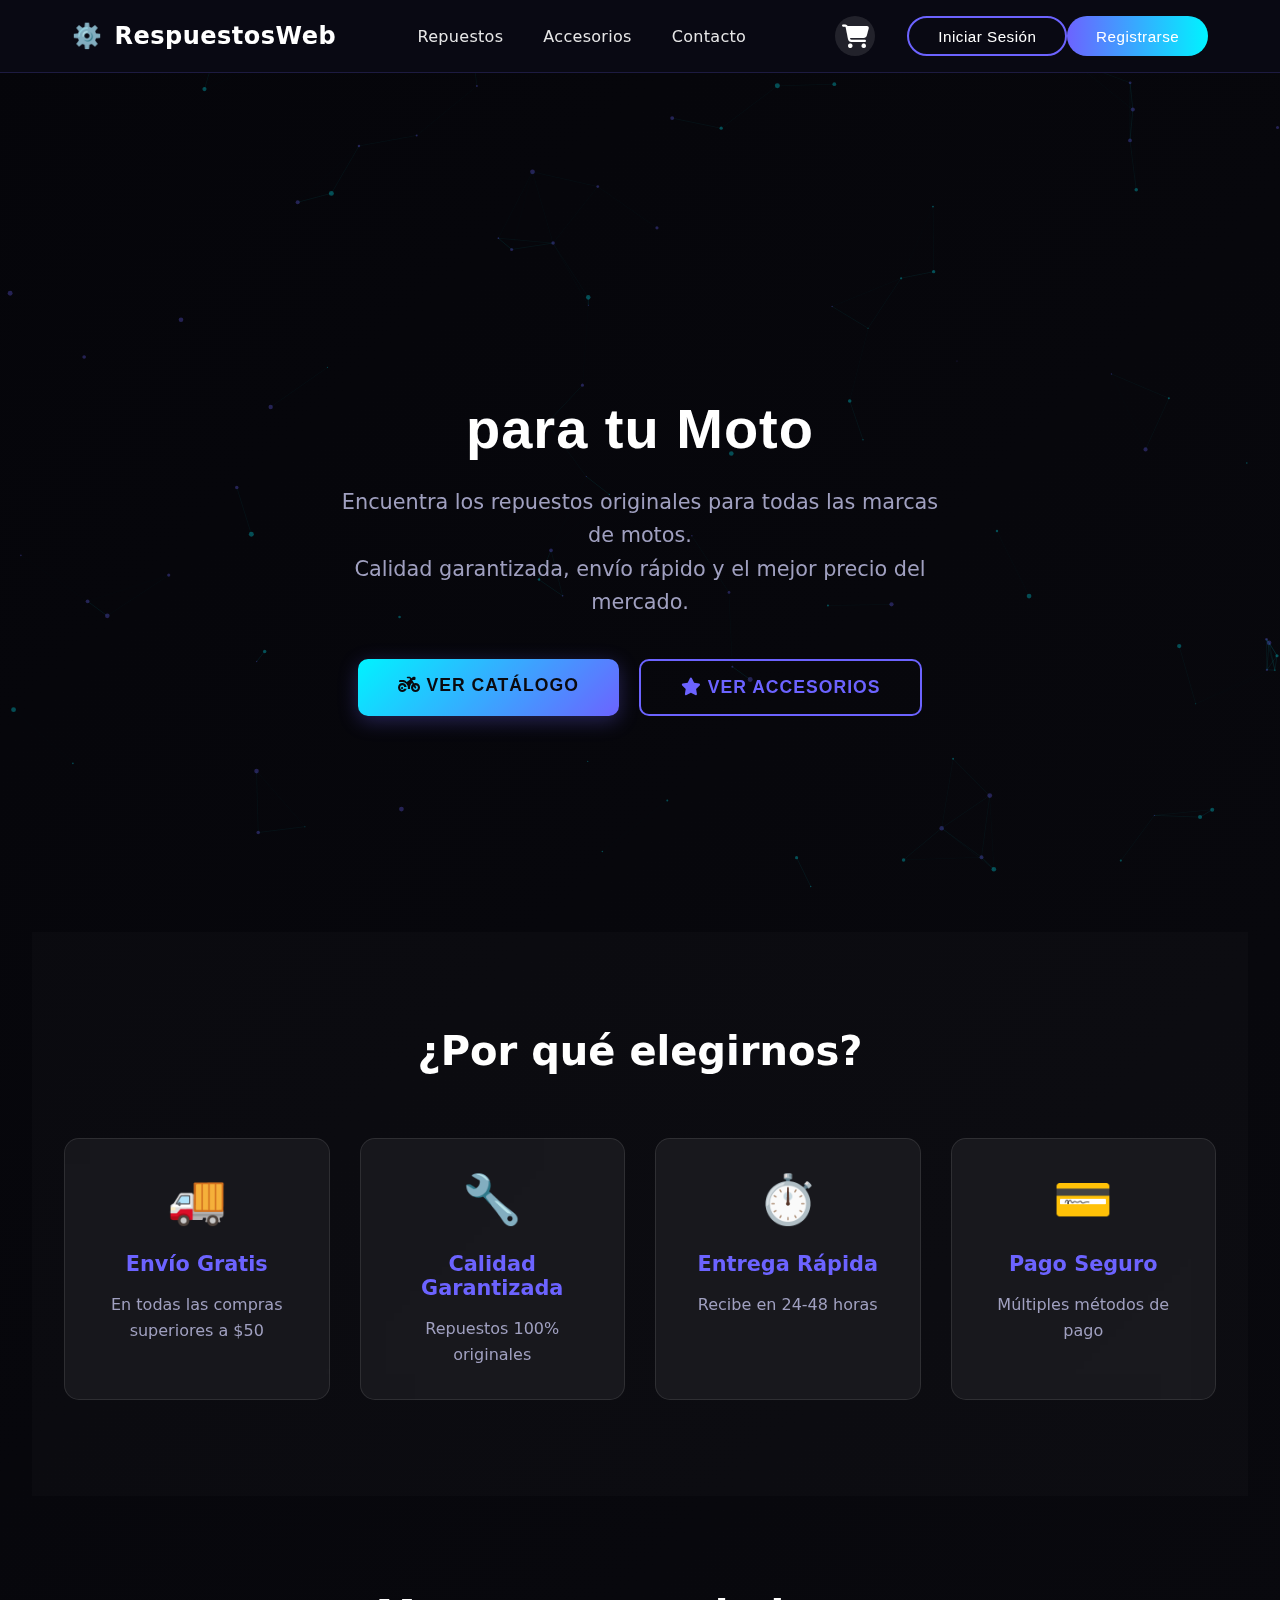
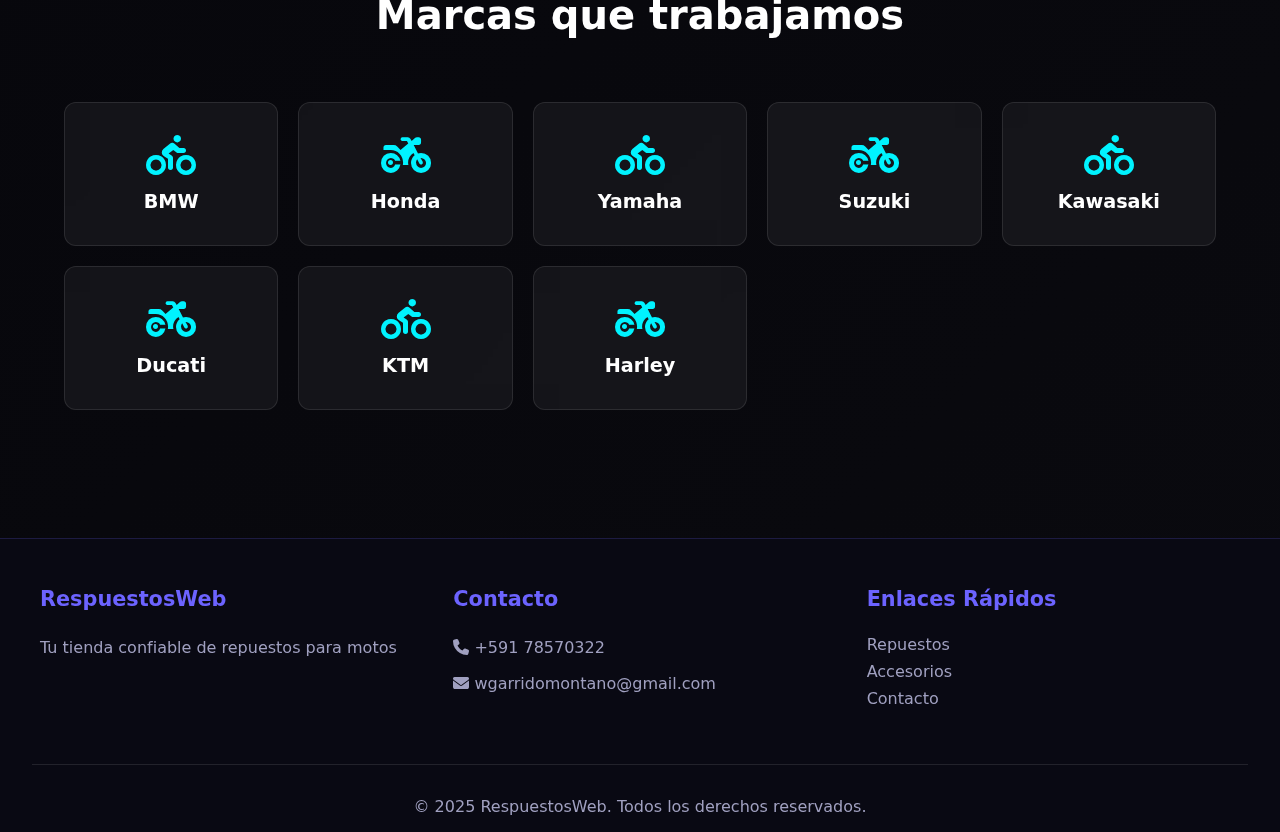
<file: index.html>
<!DOCTYPE html>
<html lang="es">

<head>
    <meta charset="UTF-8">
    <meta name="viewport" content="width=device-width, initial-scale=1.0">
    <link rel="stylesheet" href="css/index.css">
    <link rel="stylesheet" href="css/navbar.css">
    <link rel="stylesheet" href="css/particulasfondo.css">
    <link rel="stylesheet" href="https://cdnjs.cloudflare.com/ajax/libs/font-awesome/6.4.0/css/all.min.css">
    <title>RespuestosWeb - Inicio</title>
</head>

<body>
    <nav class="navbar" id="navbar">
        <div class="navbar-container">
            <!-- Menú de navegación -->
            <div class="navbar-logo">
                <a href="index.html" class="logo-link">
                    <span class="logo-icon">⚙️</span>
                    <span class="logo-text">RespuestosWeb</span>
                </a>
            </div>
            <ul class="navbar-menu" id="navbarMenu">
                <li><a href="repuestos.html" class="nav-link">Repuestos</a></li>
                <li><a href="accesorios.html" class="nav-link">Accesorios</a></li>
                <li><a href="contacto.html" class="nav-link">Contacto</a></li>
            </ul>
            <!-- Botones de acción -->
            <div class="navbar-actions" id="navbarActions">
                <div class="cart-icon-container">
                    <a href="carrito.html" class="cart-link">
                        <i class="fas fa-shopping-cart"></i>
                        <span class="cart-count" id="cartCount">0</span>
                    </a>
                </div>
                <!-- Esto se mostrará cuando NO haya sesión iniciada -->
                <div class="auth-buttons" id="authButtons">
                    <button class="btn btn-login" onclick="window.location.href='sesion.html'">Iniciar Sesión</button>
                    <button class="btn btn-signup" onclick="window.location.href='registro.html'">Registrarse</button>
                </div>
                <!-- Esto se mostrará cuando HAYA sesión iniciada -->
                <div class="user-info" id="userInfo" style="display: none;">
                    <span class="user-name" id="userName"></span>
                    <button class="btn btn-logout" id="btnLogout">
                        <span class="logout-icon">🚪</span>
                        Exit
                    </button>
                </div>
            </div>
        </div>
    </nav>

    <!-- Contenido Principal Mejorado -->
    <main class="main-content">
        <!-- Hero Section -->
        <section class="hero-section">
            <div class="hero-content">
                <h1 class="hero-title">
                    <span class="gradient-text">Repuestos Originales</span><br>
                    para tu Moto
                </h1>
                <p class="hero-subtitle">
                    Encuentra los repuestos originales para todas las marcas de motos.<br>
                    Calidad garantizada, envío rápido y el mejor precio del mercado.
                </p>
                <div class="hero-buttons">
                    <a href="repuestos.html" class="hero-btn">
                        <i class="fas fa-motorcycle"></i>
                        Ver Catálogo
                    </a>
                    <a href="accesorios.html" class="hero-btn secondary">
                        <i class="fas fa-star"></i>
                        Ver Accesorios
                    </a>
                </div>
            </div>
        </section>

        <!-- Características -->
        <section class="features-section">
            <h2>¿Por qué elegirnos?</h2>
            <div class="features-grid">
                <div class="feature-card">
                    <div class="feature-icon">🚚</div>
                    <h3>Envío Gratis</h3>
                    <p>En todas las compras superiores a $50</p>
                </div>
                <div class="feature-card">
                    <div class="feature-icon">🔧</div>
                    <h3>Calidad Garantizada</h3>
                    <p>Repuestos 100% originales</p>
                </div>
                <div class="feature-card">
                    <div class="feature-icon">⏱️</div>
                    <h3>Entrega Rápida</h3>
                    <p>Recibe en 24-48 horas</p>
                </div>
                <div class="feature-card">
                    <div class="feature-icon">💳</div>
                    <h3>Pago Seguro</h3>
                    <p>Múltiples métodos de pago</p>
                </div>
            </div>
        </section>

        <!-- Marcas -->
        <section class="brands-section">
            <h2>Marcas que trabajamos</h2>
            <div class="brands-grid">
                <div class="brand-item">
                    <i class="fas fa-biking"></i>
                    <span>BMW</span>
                </div>
                <div class="brand-item">
                    <i class="fas fa-motorcycle"></i>
                    <span>Honda</span>
                </div>
                <div class="brand-item">
                    <i class="fas fa-biking"></i>
                    <span>Yamaha</span>
                </div>
                <div class="brand-item">
                    <i class="fas fa-motorcycle"></i>
                    <span>Suzuki</span>
                </div>
                <div class="brand-item">
                    <i class="fas fa-biking"></i>
                    <span>Kawasaki</span>
                </div>
                <div class="brand-item">
                    <i class="fas fa-motorcycle"></i>
                    <span>Ducati</span>
                </div>
                <div class="brand-item">
                    <i class="fas fa-biking"></i>
                    <span>KTM</span>
                </div>
                <div class="brand-item">
                    <i class="fas fa-motorcycle"></i>
                    <span>Harley</span>
                </div>
            </div>
        </section>
    </main>

    <!-- Footer -->
    <footer class="footer">
        <div class="footer-content">
            <div class="footer-section">
                <h3>RespuestosWeb</h3>
                <p>Tu tienda confiable de repuestos para motos</p>
            </div>
            <div class="footer-section">
                <h3>Contacto</h3>
                <p><i class="fas fa-phone"></i> +591 78570322</p>
                <p><i class="fas fa-envelope"></i> wgarridomontano@gmail.com</p>
            </div>
            <div class="footer-section">
                <h3>Enlaces Rápidos</h3>
                <a href="repuestos.html">Repuestos</a>
                <a href="accesorios.html">Accesorios</a>
                <a href="contacto.html">Contacto</a>
            </div>
        </div>
        <p class="footer-copyright">&copy; 2025 RespuestosWeb. Todos los derechos reservados.</p>
    </footer>

    <script src="js/particulasfondo.js"></script>
    <script src="js/cart-global.js"></script>
    <script src="js/auth-check.js"></script>
    <script src="js/session-manager.js"></script>
    <script src="js/index-content.js"></script>
    
</body>


</html>
</file>
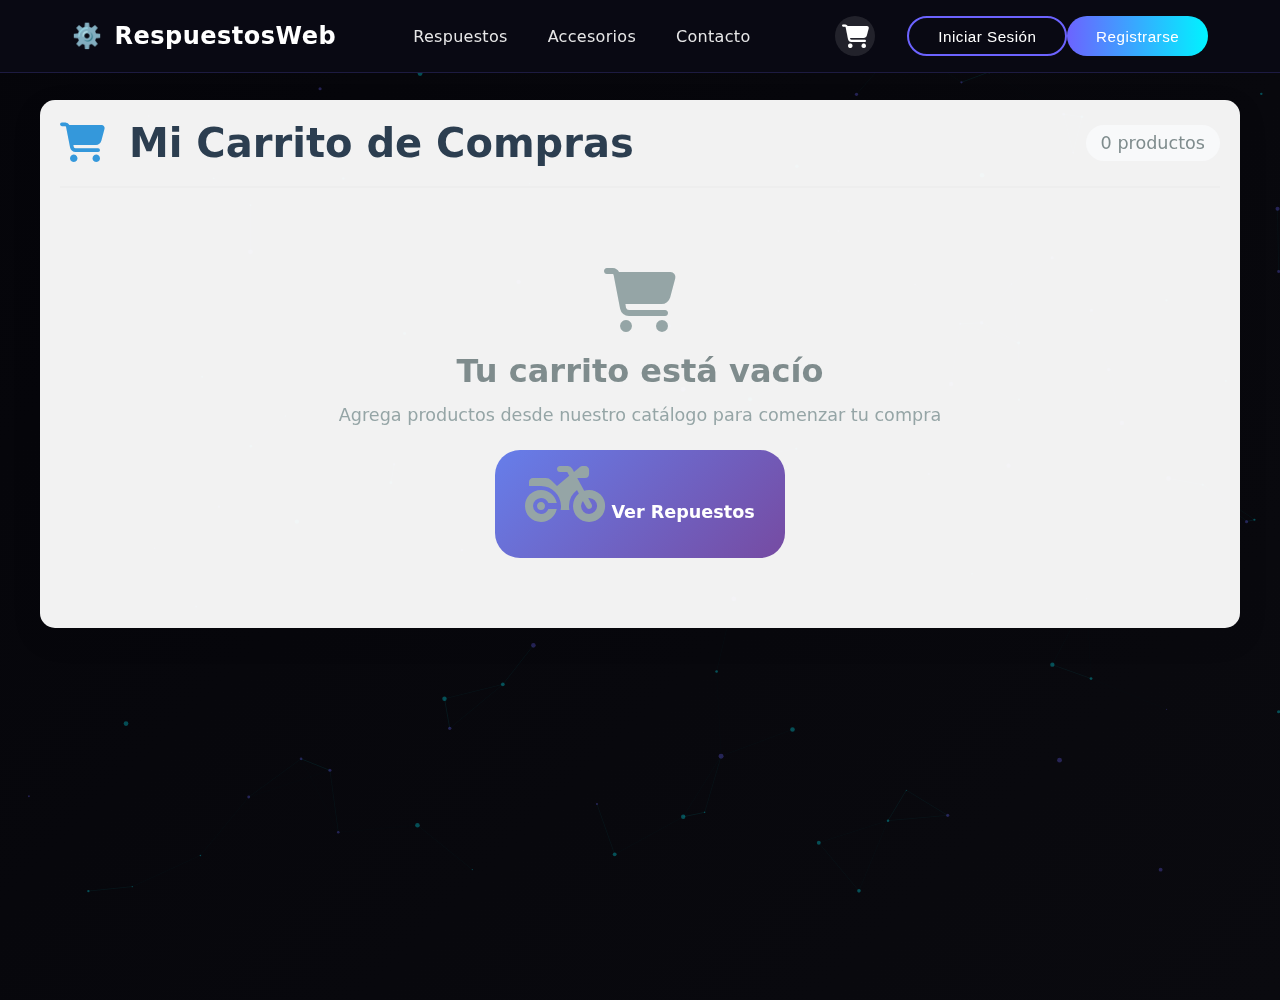
<file: carrito.html>
<!DOCTYPE html>
<html lang="es">

<head>
    <meta charset="UTF-8">
    <meta name="viewport" content="width=device-width, initial-scale=1.0">
    <title>Carrito de Compras | RespuestosWeb</title>
    <link rel="stylesheet" href="css/index.css">
    <link rel="stylesheet" href="css/navbar.css">
    <link rel="stylesheet" href="css/particulasfondo.css">
    <link rel="stylesheet" href="css/carrito.css">
    <link rel="stylesheet" href="css/carrito-modal.css">
    <link rel="stylesheet" href="https://cdnjs.cloudflare.com/ajax/libs/font-awesome/6.4.0/css/all.min.css">
    <style>
        /* Estilos adicionales para el modal - ORDEN CORRECTO */
        .m-resumen-fila-descuento {
            background: rgba(46, 204, 113, 0.1);
            padding: 10px;
            border-radius: 8px;
            margin: 5px 0;
            border-left: 3px solid #27ae60;
            display: none;
        }

        .m-resumen-fila-descuento.visible {
            display: flex;
        }

        .m-resumen-fila-descuento span {
            color: #27ae60;
            font-weight: bold;
        }

        .m-resumen-fila-modal i {
            margin-right: 8px;
            width: 20px;
            text-align: center;
        }

        .m-resumen-total-modal {
            border-top: 2px solid #3498db;
            margin-top: 15px;
            padding-top: 15px;
            font-size: 1.2rem;
        }

        /* Estilo para envío gratis */
        .m-envio-gratis {
            background: rgba(52, 152, 219, 0.1);
            padding: 10px;
            border-radius: 8px;
            margin: 5px 0;
            border-left: 3px solid #3498db;
        }

        .m-envio-gratis span {
            color: #3498db;
            font-weight: bold;
        }
    </style>
</head>

<body>
    <nav class="navbar" id="navbar">
        <div class="navbar-container">
            <!-- Menú de navegación -->
            <div class="navbar-logo">
                <a href="index.html" class="logo-link">
                    <span class="logo-icon">⚙️</span>
                    <span class="logo-text">RespuestosWeb</span>
                </a>
            </div>
            <ul class="navbar-menu" id="navbarMenu">
                <li><a href="repuestos.html" class="nav-link">Respuestos</a></li>
                <li><a href="accesorios.html" class="nav-link">Accesorios</a></li>
                <li><a href="contacto.html" class="nav-link">Contacto</a></li>
            </ul>
            <!-- Botones de acción -->
            <div class="navbar-actions" id="navbarActions">
                <div class="cart-icon-container">
                    <a href="carrito.html" class="cart-link">
                        <i class="fas fa-shopping-cart"></i>
                        <span class="cart-count" id="cartCount">0</span>
                    </a>
                </div>
                <!-- Esto se mostrará cuando NO haya sesión iniciada -->
                <div class="auth-buttons" id="authButtons">
                    <button class="btn btn-login" onclick="window.location.href='sesion.html'">Iniciar Sesión</button>
                    <button class="btn btn-signup" onclick="window.location.href='registro.html'">Registrarse</button>
                </div>
                <!-- Esto se mostrará cuando HAYA sesión iniciada -->
                <div class="user-info" id="userInfo" style="display: none;">
                    <span class="user-name" id="userName"></span>
                    <button class="btn btn-logout" id="btnLogout">
                        <span class="logout-icon">🚪</span>
                        Exit
                    </button>
                </div>
            </div>
        </div>
    </nav>

    <!-- Contenido principal del carrito -->
    <main class="carrito-container">
        <div class="carrito-header">
            <h1 class="carrito-title">
                <i class="fas fa-shopping-cart"></i>
                Mi Carrito de Compras
            </h1>
            <div class="carrito-estado" id="carritoEstado">
                <span id="totalItems">0 productos</span>
            </div>
        </div>

        <!-- Carrito vacío -->
        <div class="carrito-vacio" id="carritoVacio">
            <i class="fas fa-shopping-cart"></i>
            <h2>Tu carrito está vacío</h2>
            <p>Agrega productos desde nuestro catálogo para comenzar tu compra</p>
            <a href="repuestos.html" class="btn-volver">
                <i class="fas fa-motorcycle"></i> Ver Repuestos
            </a>
        </div>

        <!-- Carrito con productos -->
        <div class="carrito-contenido" id="carritoContenido">
            <!-- Lista de productos -->
            <div class="carrito-items" id="carritoItems">
                <!-- Los productos se cargarán dinámicamente aquí -->
            </div>

            <!-- Resumen de compra -->
            <div class="carrito-resumen">
                <h3 class="resumen-titulo">Resumen de tu compra</h3>

                <div class="resumen-detalle">
                    <div class="resumen-fila">
                        <span class="resumen-etiqueta">Subtotal:</span>
                        <span class="resumen-valor" id="subtotal">$0.00</span>
                    </div>
                    <div class="resumen-fila" id="filaDescuentoResumen" style="display: none;">
                        <span class="resumen-etiqueta">Descuento (10%):</span>
                        <span class="resumen-valor" id="descuento" style="color: #27ae60;">$0.00</span>
                    </div>
                    <div class="resumen-fila"
                        style="background: rgba(52, 152, 219, 0.1); padding: 10px; border-radius: 5px;">
                        <span class="resumen-etiqueta" style="color: #3498db;">
                            <i class="fas fa-shipping-fast"></i> Envío:
                        </span>
                        <span class="resumen-valor" style="color: #27ae60; font-weight: bold;">GRATIS</span>
                    </div>
                </div>

                <div class="resumen-total">
                    <span>Total:</span>
                    <span id="totalCompra">$0.00</span>
                </div>

                <div class="carrito-acciones">
                    <button class="btn-vaciar" id="btnVaciarCarrito">
                        <i class="fas fa-trash"></i> Vaciar Carrito
                    </button>
                    <button class="btn-pagar" id="btnPagar">
                        <i class="fas fa-lock"></i> Proceder al Pago
                    </button>
                </div>
            </div>
        </div>
    </main>

    <!-- Modal de pago personalizado - DISEÑO HORIZONTAL -->
    <div class="m-modal-pago" id="mModalPago">
        <div class="m-modal-contenido">


            <!-- Panel izquierdo - Oferta especial -->
            <div class="m-modal-panel-izquierdo">
                <div class="m-modal-header">
                    <h2><i class="fas fa-lock"></i> Confirmar Compra</h2>
                </div>

                <div class="m-oferta-especial" id="mOfertaRegistro">
                    <div class="m-oferta-icono">🎁</div>
                    <h3 class="m-oferta-titulo">¡Oferta Especial!</h3>
                    <p class="m-oferta-descripcion">Compra <strong>más de 3 productos</strong> y obtén un <strong>10% de
                            descuento</strong> en tu compra total.</p>
                    <div class="m-info-extra" id="mInfoExtra">
                        <i class="fas fa-info-circle"></i> El descuento se aplica automáticamente al proceder al pago
                    </div>
                </div>
            </div>

            <!-- Panel derecho - Resumen y acciones -->
            <div class="m-modal-panel-derecho">
                <!-- Resumen de la compra - ORDEN CORREGIDO -->
                <div class="m-resumen-compra">
                    <!-- 1. Total de productos -->
                    <div class="m-resumen-fila-modal">
                        <span><i class="fas fa-box"></i> Total de productos:</span>
                        <span id="mModalProductos">0</span>
                    </div>

                    <!-- 2. Descuento (solo si aplica) -->
                    <div class="m-resumen-fila-descuento" id="mFilaDescuento">
                        <span><i class="fas fa-percentage"></i> Descuento (10%):</span>
                        <span id="mModalDescuento">$0.00</span>
                    </div>

                    <!-- 3. Subtotal de productos -->
                    <div class="m-resumen-fila-modal">
                        <span><i class="fas fa-calculator"></i> Subtotal productos:</span>
                        <span id="mModalSubtotal">$0.00</span>
                    </div>

                    <!-- 4. Envío GRATIS -->
                    <div class="m-resumen-fila-modal m-envio-gratis">
                        <span><i class="fas fa-shipping-fast"></i> Envío:</span>
                        <span style="color: #27ae60; font-weight: bold;">GRATIS</span>
                    </div>

                    <!-- 5. Total a pagar -->
                    <div class="m-resumen-fila-modal m-resumen-total-modal">
                        <span><i class="fas fa-money-bill-wave"></i> Total a pagar:</span>
                        <span id="mModalTotal">$0.00</span>
                    </div>
                </div>

                <!-- Para usuarios NO logueados -->
                <!-- En carrito.html, en el modal -->



                <!-- En carrito.html, en el modal de pago -->
                <div class="m-modal-seccion active" id="mModalNoLogueado">
                    <div class="m-mensaje-info">
                        <i class="fas fa-exclamation-circle"></i>
                        Para finalizar la compra necesitas iniciar sesión
                    </div>

                    <div class="m-modal-acciones">
                        <button class="m-modal-btn m-modal-btn-cancelar" id="mBtnCancelarCompra">
                            <i class="fas fa-times"></i> Cancelar
                        </button>
                        <!-- Botón MODIFICADO: usa parámetro fromCarritoModal -->
                        <button class="m-modal-btn m-modal-btn-login"
                            onclick="window.location.href='sesion.html?redirect=carrito.html&fromCarritoModal=true&pendingPurchase=true'">
                            <i class="fas fa-sign-in-alt"></i> Iniciar Sesión
                        </button>
                    </div>

                    <div class="m-registro-link">
                        <p>¿No tienes cuenta?
                            <!-- Enlace MODIFICADO: usa parámetro fromCarritoModal -->
                            <a href="registro.html?redirect=carrito.html&fromCarritoModal=true&pendingPurchase=true">
                                Regístrate aquí
                            </a>
                        </p>
                    </div>
                </div>

                <!-- Para usuarios logueados -->
                <div class="m-modal-seccion" id="mModalLogueado">
                    <div class="m-mensaje-info m-mensaje-success">
                        <i class="fas fa-check-circle"></i>
                        ¡Listo para finalizar tu compra!
                    </div>

                    <div class="m-modal-acciones">
                        <button class="m-modal-btn m-modal-btn-cancelar" id="mBtnCancelarCompra2">
                            <i class="fas fa-times"></i> Seguir Comprando
                        </button>
                        <button class="m-modal-btn m-modal-btn-continuar" id="mBtnConfirmarCompra">
                            <i class="fas fa-credit-card"></i> Confirmar y Pagar
                        </button>
                    </div>

                    <div class="m-registro-link">
                        <p><i class="fas fa-shield-alt"></i> Pago seguro mediante SSL</p>
                    </div>
                </div>
            </div>
        </div>
    </div>

    <!-- Notificaciones -->
    <div id="mNotificacionesContainer"></div>

    <script src="js/particulasfondo.js"></script>
    <script src="js/cart-global.js"></script>
    <script src="js/carrito.js"></script>
    <script src="js/auth-check.js"></script>

    <script>
        // Script para manejar la sesión de usuario
        // Script para manejar la sesión de usuario - VERSIÓN MEJORADA
        document.addEventListener('DOMContentLoaded', function () {
            console.log("Navbar script cargado");

            // Verificar sesión de usuario
            function checkUserSession() {
                console.log("Verificando sesión...");

                const authButtons = document.getElementById('authButtons');
                const userInfo = document.getElementById('userInfo');
                const userName = document.getElementById('userName');
                const btnLogout = document.getElementById('btnLogout');

                // Intentar obtener usuario de DIFERENTES formatos
                let user = null;

                // 1. Intentar con el formato antiguo (clave: 'user')
                try {
                    user = JSON.parse(localStorage.getItem('user'));
                    console.log("Usuario encontrado en 'user':", user);
                } catch (e) {
                    console.log("No hay usuario en formato 'user'");
                }

                // 2. Si no hay en formato antiguo, buscar en formato nuevo
                if (!user || !user.loggedIn) {
                    try {
                        const currentUser = JSON.parse(localStorage.getItem('currentUser'));
                        if (currentUser) {
                            user = {
                                name: currentUser.name,
                                email: currentUser.email,
                                loggedIn: localStorage.getItem('isLoggedIn') === 'true'
                            };
                            console.log("Usuario encontrado en formato nuevo:", user);
                        }
                    } catch (e) {
                        console.log("No hay usuario en formato nuevo");
                    }
                }

                console.log("Usuario final para navbar:", user);

                if (user && user.loggedIn && authButtons && userInfo) {
                    // Usuario logueado
                    console.log("Mostrando información de usuario logueado");
                    authButtons.style.display = 'none';
                    userInfo.style.display = 'flex';
                    if (userName) {
                        // Mostrar solo el primer nombre
                        const firstName = user.name.split(' ')[0];
                        userName.textContent = firstName || user.email.split('@')[0];
                    }
                } else if (authButtons && userInfo) {
                    // Usuario no logueado
                    console.log("Mostrando botones de autenticación");
                    authButtons.style.display = 'flex';
                    userInfo.style.display = 'none';
                }

                // Evento para cerrar sesión
                if (btnLogout) {
                    btnLogout.addEventListener('click', function (e) {
                        e.preventDefault();
                        console.log("Cerrando sesión...");

                        // Limpiar TODOS los formatos de usuario
                        localStorage.removeItem('user');
                        localStorage.removeItem('currentUser');
                        localStorage.removeItem('isLoggedIn');
                        localStorage.removeItem('repuestos_currentUser');
                        localStorage.removeItem('repuestos_isLoggedIn');

                        // Redirigir a la página principal
                        window.location.href = 'index.html';
                    });
                }
            }

            // Función para forzar actualización del navbar
            window.updateNavbar = function () {
                checkUserSession();
            };

            // Escuchar eventos de cambio de autenticación
            window.addEventListener('storage', function (e) {
                if (e.key === 'user' || e.key === 'currentUser' || e.key === 'isLoggedIn') {
                    console.log("Cambio detectado en localStorage, actualizando navbar...");
                    checkUserSession();
                }
            });

            // También escuchar eventos personalizados
            window.addEventListener('authStateChanged', function () {
                console.log("Evento authStateChanged recibido, actualizando navbar...");
                checkUserSession();
            });

            // Verificar al cargar
            checkUserSession();

            // Verificar cada 2 segundos (solo para desarrollo)
            if (window.location.href.includes('localhost') || window.location.href.includes('127.0.0.1')) {
                setInterval(checkUserSession, 2000);
            }
        });




        // Función para guardar compra pendiente y redirigir a login
        function savePendingPurchaseAndRedirect() {
            // Guardar datos actuales del carrito como compra pendiente
            const carrito = JSON.parse(localStorage.getItem('carrito')) || [];
            if (carrito.length > 0) {
                const purchaseData = {
                    carrito: carrito,
                    subtotal: calcularSubtotal(),
                    totalProductos: carrito.reduce((total, item) => total + item.cantidad, 0),
                    timestamp: new Date().toISOString()
                };

                if (window.sessionManager) {
                    window.sessionManager.setPendingPurchase(purchaseData);
                } else {
                    localStorage.setItem('pendingPurchase', JSON.stringify(purchaseData));
                }

                console.log("Compra pendiente guardada antes de ir a login");
            }

            // Redirigir a login
            window.location.href = 'sesion.html?redirect=carrito.html';
        }

        // Función para guardar compra pendiente y redirigir a registro
        function savePendingPurchaseAndRedirectToRegister() {
            // Guardar datos actuales del carrito como compra pendiente
            const carrito = JSON.parse(localStorage.getItem('carrito')) || [];
            if (carrito.length > 0) {
                const purchaseData = {
                    carrito: carrito,
                    subtotal: calcularSubtotal(),
                    totalProductos: carrito.reduce((total, item) => total + item.cantidad, 0),
                    timestamp: new Date().toISOString()
                };

                if (window.sessionManager) {
                    window.sessionManager.setPendingPurchase(purchaseData);
                } else {
                    localStorage.setItem('pendingPurchase', JSON.stringify(purchaseData));
                }

                console.log("Compra pendiente guardada antes de ir a registro");
            }

            // Redirigir a registro
            window.location.href = 'registro.html';
        }

        // Función para calcular subtotal (debe existir en carrito.js)
        function calcularSubtotal() {
            const carrito = JSON.parse(localStorage.getItem('carrito')) || [];
            let subtotal = 0;
            carrito.forEach(item => {
                subtotal += item.precio * item.cantidad;
            });
            return subtotal;
        }
    </script>
</body>

</html>
</file>
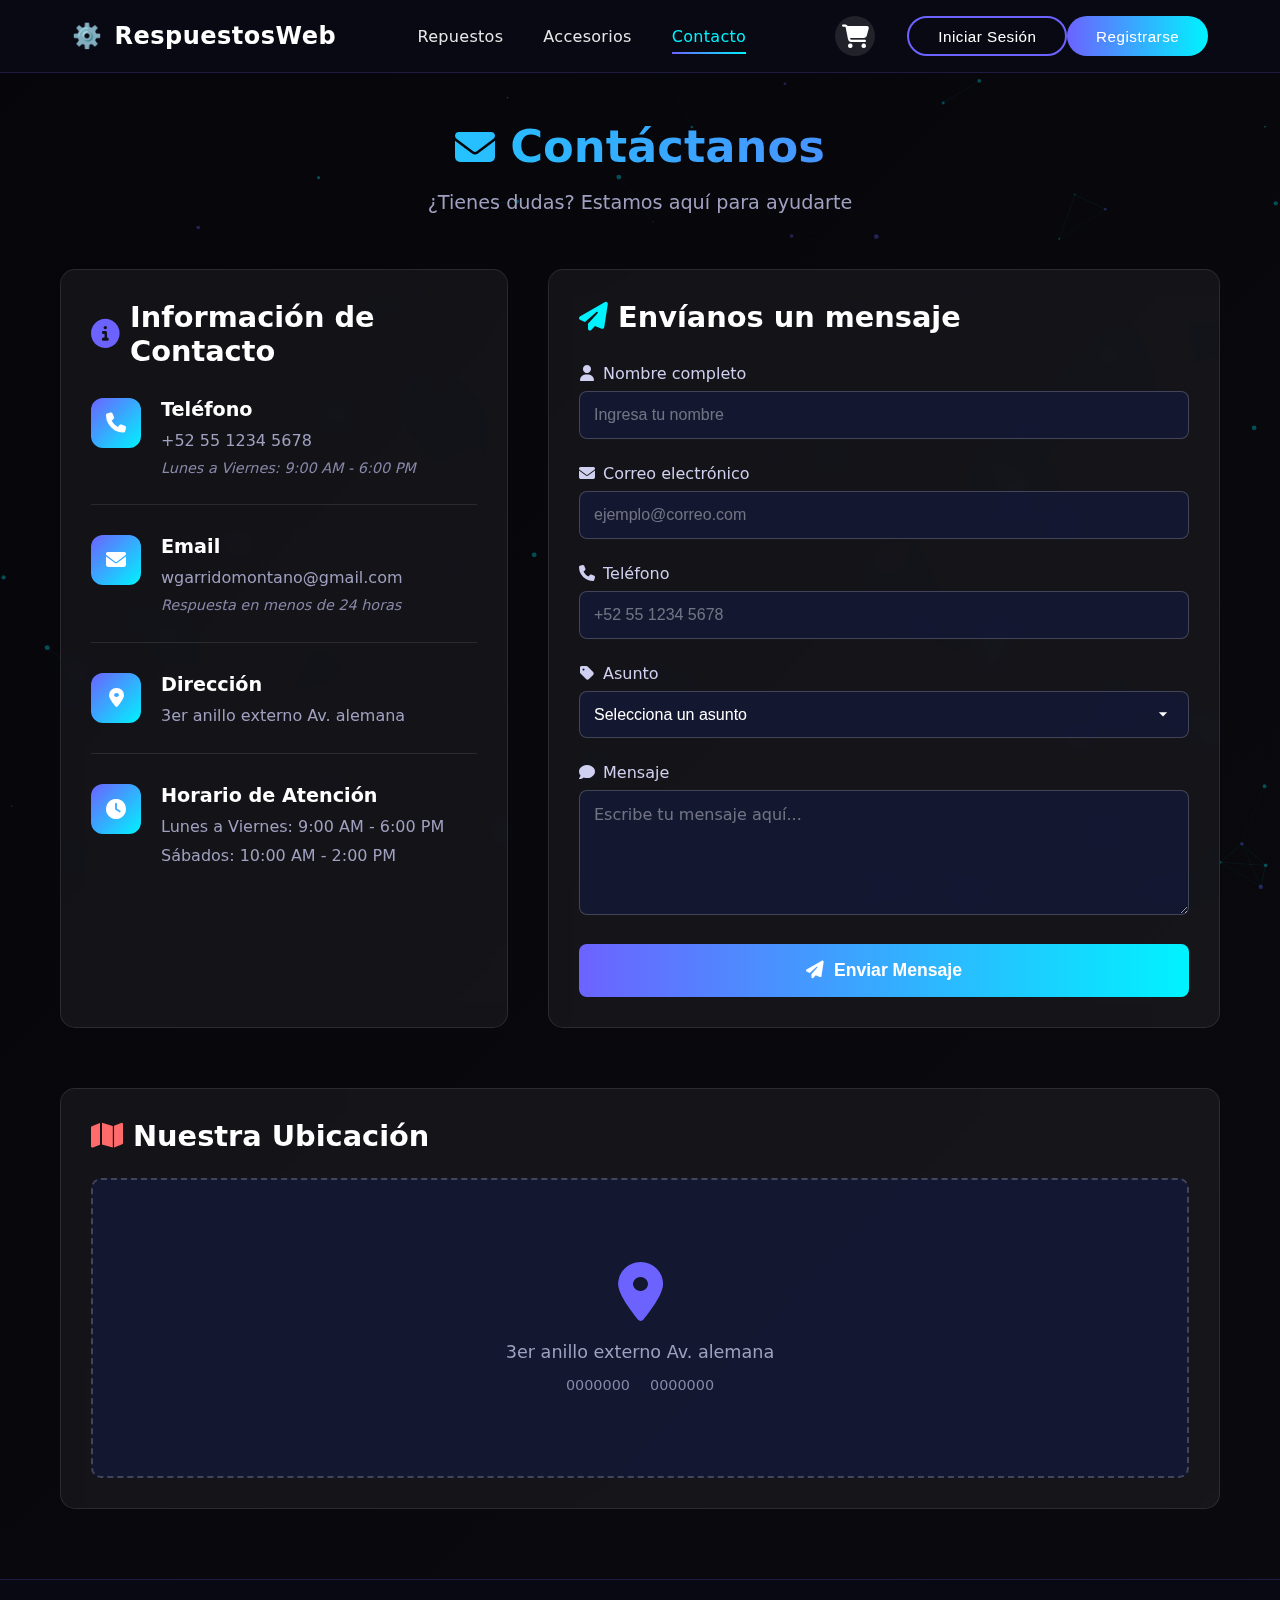
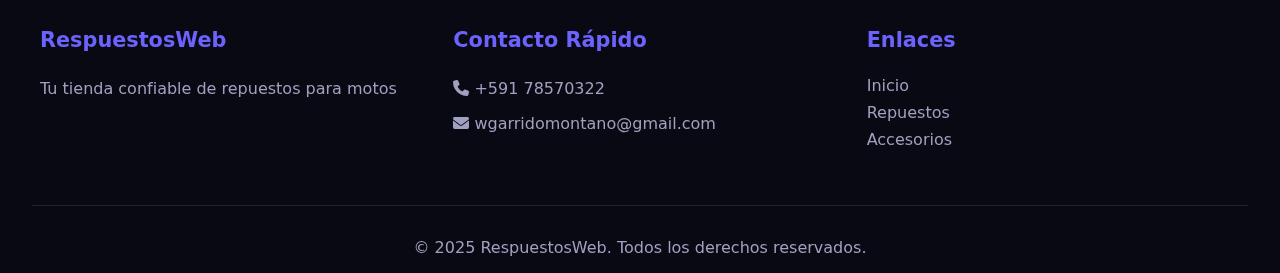
<file: contacto.html>
<!DOCTYPE html>
<html lang="es">

<head>
    <meta charset="UTF-8">
    <meta name="viewport" content="width=device-width, initial-scale=1.0">
    <title>Contacto | RespuestosWeb</title>
    <link rel="stylesheet" href="css/index.css">
    <link rel="stylesheet" href="css/navbar.css">
    <link rel="stylesheet" href="css/particulasfondo.css">
    <link rel="stylesheet" href="css/contacto.css">
    <link rel="stylesheet" href="https://cdnjs.cloudflare.com/ajax/libs/font-awesome/6.4.0/css/all.min.css">
</head>

<body>
    <nav class="navbar" id="navbar">
        <div class="navbar-container">
            <!-- Menú de navegación -->
            <div class="navbar-logo">
                <a href="index.html" class="logo-link">
                    <span class="logo-icon">⚙️</span>
                    <span class="logo-text">RespuestosWeb</span>
                </a>
            </div>
            <ul class="navbar-menu" id="navbarMenu">
                <li><a href="repuestos.html" class="nav-link">Repuestos</a></li>
                <li><a href="accesorios.html" class="nav-link">Accesorios</a></li>
                <li><a href="contacto.html" class="nav-link active">Contacto</a></li>
            </ul>
            <!-- Botones de acción -->
            <div class="navbar-actions" id="navbarActions">
                <div class="cart-icon-container">
                    <a href="carrito.html" class="cart-link">
                        <i class="fas fa-shopping-cart"></i>
                        <span class="cart-count" id="cartCount">0</span>
                    </a>
                </div>
                <!-- Esto se mostrará cuando NO haya sesión iniciada -->
                <div class="auth-buttons" id="authButtons">
                    <button class="btn btn-login" onclick="window.location.href='sesion.html'">Iniciar Sesión</button>
                    <button class="btn btn-signup" onclick="window.location.href='registro.html'">Registrarse</button>
                </div>
                <!-- Esto se mostrará cuando HAYA sesión iniciada -->
                <div class="user-info" id="userInfo" style="display: none;">
                    <span class="user-name" id="userName"></span>
                    <button class="btn btn-logout" id="btnLogout">
                        <span class="logout-icon">🚪</span>
                        Exit
                    </button>
                </div>
            </div>
        </div>
    </nav>

    <!-- Contenido principal -->
    <main class="contacto-container">
        <div class="contacto-header">
            <h1 class="contacto-title">
                <i class="fas fa-envelope"></i>
                Contáctanos
            </h1>
            <p class="contacto-subtitle">¿Tienes dudas? Estamos aquí para ayudarte</p>
        </div>

        <div class="contacto-grid">
            <!-- Información de contacto -->
            <div class="info-contacto">
                <h2><i class="fas fa-info-circle"></i> Información de Contacto</h2>
                
                <div class="info-item">
                    <div class="info-icon">
                        <i class="fas fa-phone"></i>
                    </div>
                    <div class="info-content">
                        <h3>Teléfono</h3>
                        <p>+52 55 1234 5678</p>
                        <p class="info-horario">Lunes a Viernes: 9:00 AM - 6:00 PM</p>
                    </div>
                </div>

                <div class="info-item">
                    <div class="info-icon">
                        <i class="fas fa-envelope"></i>
                    </div>
                    <div class="info-content">
                        <h3>Email</h3>
                        <p>wgarridomontano@gmail.com</p>
                        <p class="info-horario">Respuesta en menos de 24 horas</p>
                    </div>
                </div>

                <div class="info-item">
                    <div class="info-icon">
                        <i class="fas fa-map-marker-alt"></i>
                    </div>
                    <div class="info-content">
                        <h3>Dirección</h3>
                        <p>3er anillo externo Av. alemana</p>
                       
                    </div>
                </div>

                <div class="info-item">
                    <div class="info-icon">
                        <i class="fas fa-clock"></i>
                    </div>
                    <div class="info-content">
                        <h3>Horario de Atención</h3>
                        <p>Lunes a Viernes: 9:00 AM - 6:00 PM</p>
                        <p>Sábados: 10:00 AM - 2:00 PM</p>
                    </div>
                </div>
            </div>

            <!-- Formulario de contacto -->
            <div class="formulario-contacto">
                <h2><i class="fas fa-paper-plane"></i> Envíanos un mensaje</h2>
                
                <form id="contactForm">
                    <div class="form-group">
                        <label for="nombre">
                            <i class="fas fa-user"></i> Nombre completo
                        </label>
                        <input type="text" id="nombre" placeholder="Ingresa tu nombre" required>
                    </div>

                    <div class="form-group">
                        <label for="email">
                            <i class="fas fa-envelope"></i> Correo electrónico
                        </label>
                        <input type="email" id="email" placeholder="ejemplo@correo.com" required>
                    </div>

                    <div class="form-group">
                        <label for="telefono">
                            <i class="fas fa-phone"></i> Teléfono
                        </label>
                        <input type="tel" id="telefono" placeholder="+52 55 1234 5678">
                    </div>

                    <div class="form-group">
                        <label for="asunto">
                            <i class="fas fa-tag"></i> Asunto
                        </label>
                        <select id="asunto" required>
                            <option value="" disabled selected>Selecciona un asunto</option>
                            <option value="consulta">Consulta general</option>
                            <option value="pedido">Estado de pedido</option>
                            <option value="producto">Información de producto</option>
                            <option value="garantia">Garantía</option>
                            <option value="otro">Otro</option>
                        </select>
                    </div>

                    <div class="form-group">
                        <label for="mensaje">
                            <i class="fas fa-comment"></i> Mensaje
                        </label>
                        <textarea id="mensaje" rows="5" placeholder="Escribe tu mensaje aquí..." required></textarea>
                    </div>

                    <button type="submit" class="btn-enviar">
                        <i class="fas fa-paper-plane"></i> Enviar Mensaje
                    </button>
                </form>
            </div>
        </div>

        <!-- Mapa (opcional) -->
        <div class="mapa-container">
            <h2><i class="fas fa-map"></i> Nuestra Ubicación</h2>
            <div class="mapa-placeholder">
                <div class="mapa-mock">
                    <i class="fas fa-map-marker-alt"></i>
                    <p>3er anillo externo Av. alemana</p>
                    <div class="mapa-coords">
                        <span>0000000</span>
                        <span>0000000</span>
                    </div>
                </div>
            </div>
        </div>
    </main>

    <!-- Footer -->
    <footer class="footer">
        <div class="footer-content">
            <div class="footer-section">
                <h3>RespuestosWeb</h3>
                <p>Tu tienda confiable de repuestos para motos</p>
            </div>
            <div class="footer-section">
                <h3>Contacto Rápido</h3>
                <p><i class="fas fa-phone"></i> +591 78570322</p>
                <p><i class="fas fa-envelope"></i> wgarridomontano@gmail.com</p>
            </div>
            <div class="footer-section">
                <h3>Enlaces</h3>
                <a href="index.html">Inicio</a>
                <a href="repuestos.html">Repuestos</a>
                <a href="accesorios.html">Accesorios</a>
            </div>
        </div>
        <p class="footer-copyright">&copy; 2025 RespuestosWeb. Todos los derechos reservados.</p>
    </footer>

    <script src="js/particulasfondo.js"></script>
    <script src="js/cart-global.js"></script>
    <script src="js/auth-check.js"></script>
    <script src="js/session-manager.js"></script>
    <script src="js/contacto.js"></script>
    
</body>


</html>
</file>
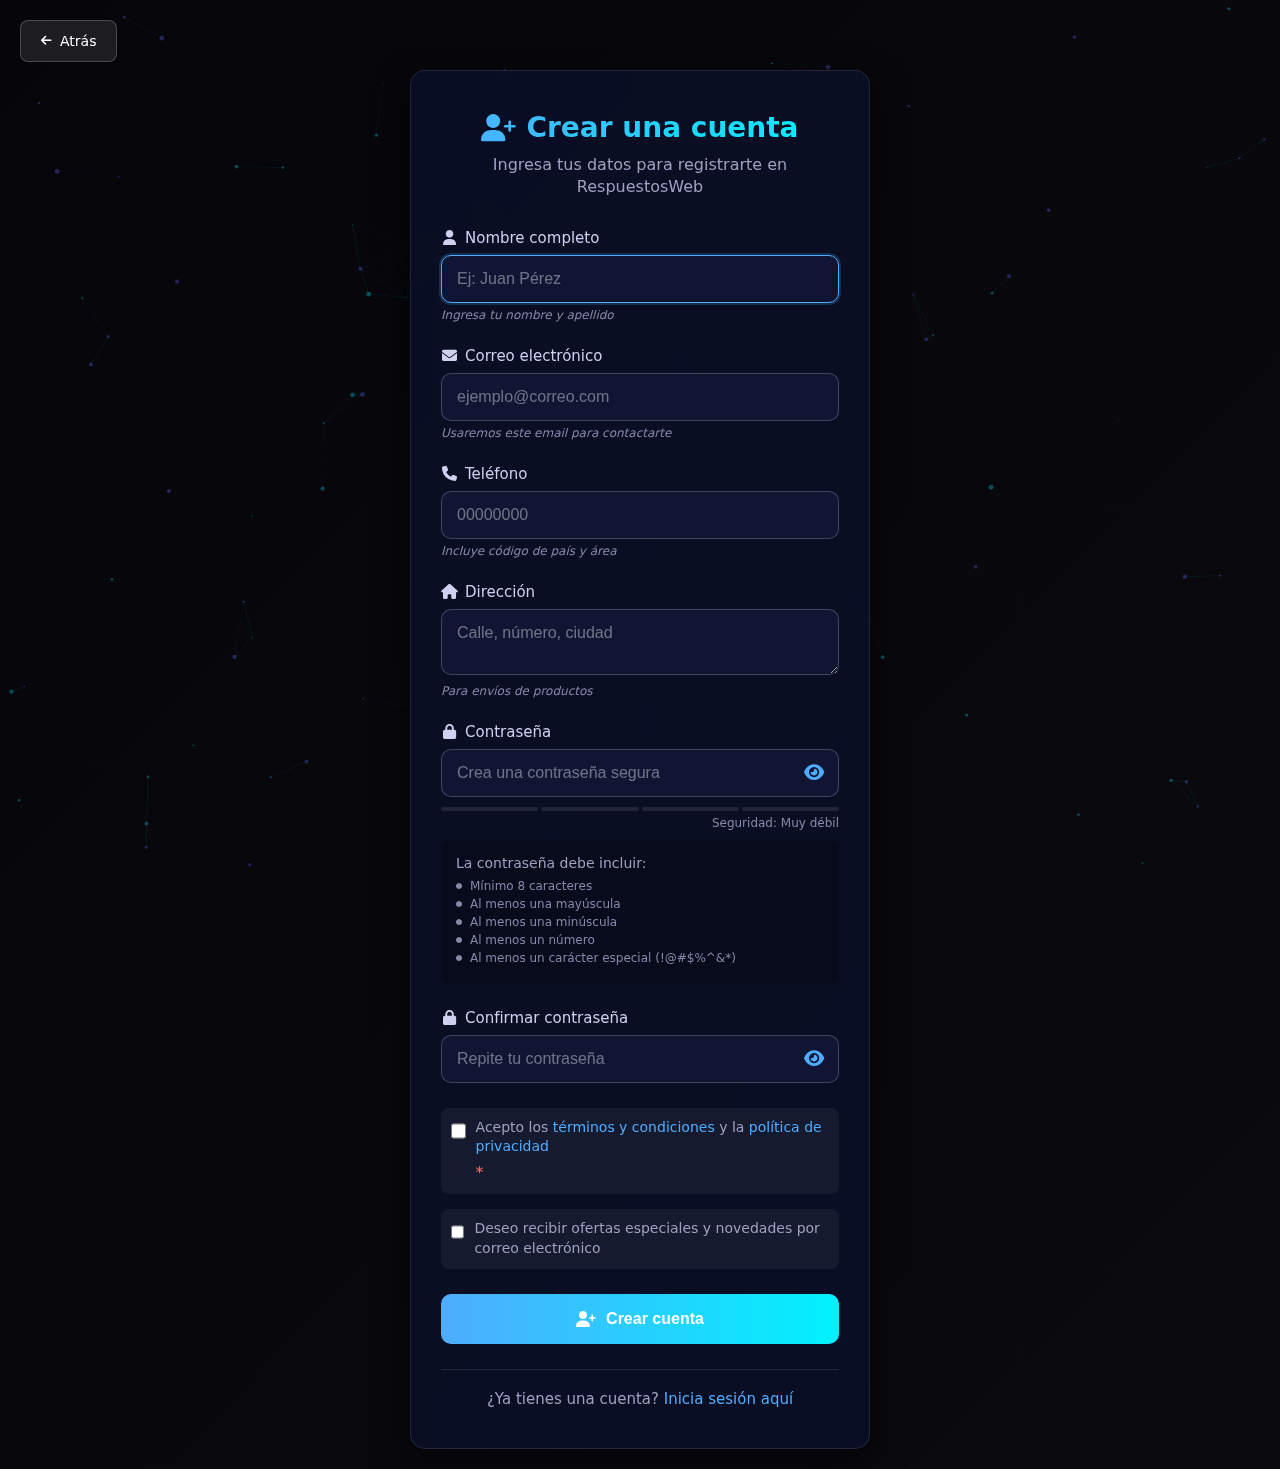
<file: registro.html>
<!DOCTYPE html>
<html lang="es">
<head>
    <meta charset="UTF-8">
    <meta name="viewport" content="width=device-width, initial-scale=1.0">
    <title>Registro | RespuestosWeb</title>
    <link rel="stylesheet" href="css/particulasfondo.css">
    <link rel="stylesheet" href="css/registro.css">
    <link rel="stylesheet" href="https://cdnjs.cloudflare.com/ajax/libs/font-awesome/6.4.0/css/all.min.css">
</head>
<body>

    <!-- Botón Atrás -->
    <a href="javascript:history.back()" class="back-button">
        <i class="fas fa-arrow-left"></i> Atrás
    </a>

    <div class="container">
        <div class="form-container">
            <div class="form-header">
                <h1><i class="fas fa-user-plus"></i> Crear una cuenta</h1>
                <p>Ingresa tus datos para registrarte en RespuestosWeb</p>
            </div>

            <!-- FORMULARIO DE REGISTRO -->
            <form id="registrationForm">
                <!-- Nombre completo -->
                <div class="form-group">
                    <label for="fullName"><i class="fas fa-user"></i> Nombre completo</label>
                    <input type="text" id="fullName" placeholder="Ej: Juan Pérez" required>
                    <div class="error-message" id="fullNameError"></div>
                    <div class="hint">Ingresa tu nombre y apellido</div>
                </div>

                <!-- Email -->
                <div class="form-group">
                    <label for="email"><i class="fas fa-envelope"></i> Correo electrónico</label>
                    <input type="email" id="email" placeholder="ejemplo@correo.com" required>
                    <div class="error-message" id="emailError"></div>
                    <div class="hint">Usaremos este email para contactarte</div>
                </div>

                <!-- Teléfono -->
                <div class="form-group">
                    <label for="phone"><i class="fas fa-phone"></i> Teléfono</label>
                    <input type="tel" id="phone" placeholder="00000000" required>
                    <div class="error-message" id="phoneError"></div>
                    <div class="hint">Incluye código de país y área</div>
                </div>

                <!-- Dirección -->
                <div class="form-group">
                    <label for="address"><i class="fas fa-home"></i> Dirección</label>
                    <textarea id="address" placeholder="Calle, número, ciudad" rows="2"></textarea>
                    <div class="error-message" id="addressError"></div>
                    <div class="hint">Para envíos de productos</div>
                </div>

                <!-- Contraseña -->
                <div class="form-group">
                    <label for="password"><i class="fas fa-lock"></i> Contraseña</label>
                    <div class="password-container">
                        <input type="password" id="password" placeholder="Crea una contraseña segura" required>
                        <button type="button" class="show-password" id="showPassword">
                            <i class="fas fa-eye"></i>
                        </button>
                    </div>

                    <!-- Indicador de fortaleza de contraseña -->
                    <div class="password-strength-container">
                        <div class="password-strength">
                            <div class="strength-bar" id="strengthBar1"></div>
                            <div class="strength-bar" id="strengthBar2"></div>
                            <div class="strength-bar" id="strengthBar3"></div>
                            <div class="strength-bar" id="strengthBar4"></div>
                        </div>
                        <div class="strength-text" id="strengthText">Seguridad: Muy débil</div>
                    </div>

                    <!-- Requisitos de contraseña -->
                    <div class="password-requirements">
                        <p>La contraseña debe incluir:</p>
                        <ul>
                            <li id="reqLength"><i class="fas fa-circle"></i> Mínimo 8 caracteres</li>
                            <li id="reqUppercase"><i class="fas fa-circle"></i> Al menos una mayúscula</li>
                            <li id="reqLowercase"><i class="fas fa-circle"></i> Al menos una minúscula</li>
                            <li id="reqNumber"><i class="fas fa-circle"></i> Al menos un número</li>
                            <li id="reqSpecial"><i class="fas fa-circle"></i> Al menos un carácter especial (!@#$%^&*)</li>
                        </ul>
                    </div>

                    <div class="error-message" id="passwordError"></div>
                </div>

                <!-- Confirmar contraseña -->
                <div class="form-group">
                    <label for="confirmPassword"><i class="fas fa-lock"></i> Confirmar contraseña</label>
                    <div class="password-container">
                        <input type="password" id="confirmPassword" placeholder="Repite tu contraseña" required>
                        <button type="button" class="show-password" id="showConfirmPassword">
                            <i class="fas fa-eye"></i>
                        </button>
                    </div>
                    <div class="error-message" id="confirmPasswordError"></div>
                </div>

                <!-- Términos y condiciones -->
                <div class="terms">
                    <input type="checkbox" id="terms" required>
                    <label for="terms">
                        <span>Acepto los <a href="#" target="_blank">términos y condiciones</a> y la <a href="#" target="_blank">política de privacidad</a></span>
                        <span class="required">*</span>
                    </label>
                </div>

                <!-- Newsletter -->
                <div class="terms">
                    <input type="checkbox" id="newsletter">
                    <label for="newsletter">
                        <span>Deseo recibir ofertas especiales y novedades por correo electrónico</span>
                    </label>
                </div>

                <!-- Botón de registro -->
                <div class="form-actions">
                    <button type="submit" class="submit-btn" id="submitBtn">
                        <i class="fas fa-user-plus"></i> Crear cuenta
                    </button>
                </div>
            </form>

            <!-- MENSAJE DE ÉXITO (DEBE ESTAR PRESENTE) -->
            <div class="success-message" id="successMessage" style="display: none;">
                <div class="success-icon">
                    <i class="fas fa-check-circle"></i>
                </div>
                <h2>¡Registro completado!</h2>
                <p>Tu cuenta ha sido creada exitosamente. Ya puedes iniciar sesión.</p>
                <div class="user-data">
                    <p><strong>Nombre:</strong> <span id="registeredName"></span></p>
                    <p><strong>Email:</strong> <span id="registeredEmail"></span></p>
                </div>
                <div class="success-actions">
                    <button class="submit-btn" onclick="window.location.href='sesion.html'">
                        <i class="fas fa-sign-in-alt"></i> Iniciar Sesión
                    </button>
                    <button class="secondary-btn" onclick="resetForm()">
                        <i class="fas fa-plus"></i> Crear otra cuenta
                    </button>
                </div>
            </div>

            <!-- Enlace a login -->
            <div class="login-link">
                ¿Ya tienes una cuenta? <a href="sesion.html">Inicia sesión aquí</a>
            </div>
        </div>
    </div>

    <script src="js/particulasfondo.js"></script>
    <!-- CARGAR registro.js CORREGIDO -->
    <script src="js/registro.js"></script>
    
</body>

</html>
</file>
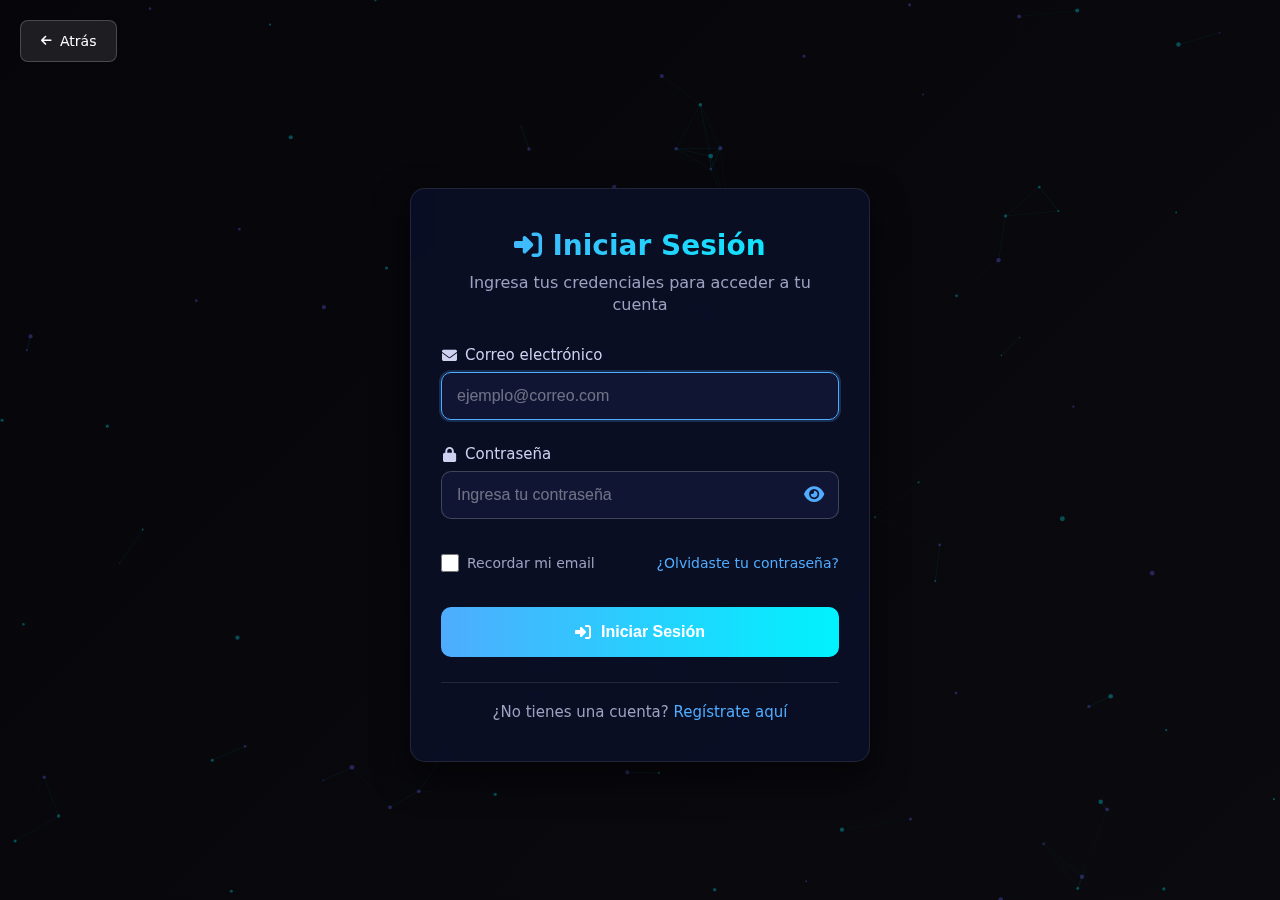
<file: sesion.html>
<!-- sesion.html - VERSIÓN SIMPLIFICADA -->
<!DOCTYPE html>
<html lang="es">

<head>
    <meta charset="UTF-8">
    <meta name="viewport" content="width=device-width, initial-scale=1.0">
    <title>Iniciar Sesión | RespuestosWeb</title>
    <link rel="stylesheet" href="css/particulasfondo.css">
    <link rel="stylesheet" href="css/sesion.css">
    <link rel="stylesheet" href="https://cdnjs.cloudflare.com/ajax/libs/font-awesome/6.4.0/css/all.min.css">
</head>

<body>

    <a href="javascript:history.back()" class="back-button">
        <i class="fas fa-arrow-left"></i> Atrás
    </a>

    <div class="container">
        <div class="form-container">
            <div class="form-header">
                <h1><i class="fas fa-sign-in-alt"></i> Iniciar Sesión</h1>
                <p>Ingresa tus credenciales para acceder a tu cuenta</p>
            </div>

            <form id="loginForm">
                <!-- Email -->
                <div class="form-group">
                    <label for="email"><i class="fas fa-envelope"></i> Correo electrónico</label>
                    <input type="email" id="email" placeholder="ejemplo@correo.com" required>
                    <div class="error-message" id="emailError"></div>
                </div>

                <!-- Contraseña -->
                <div class="form-group">
                    <label for="password"><i class="fas fa-lock"></i> Contraseña</label>
                    <div class="password-container">
                        <input type="password" id="password" placeholder="Ingresa tu contraseña" required>
                        <button type="button" class="show-password" id="showPassword">
                            <i class="fas fa-eye"></i>
                        </button>
                    </div>
                    <div class="error-message" id="passwordError"></div>
                </div>

                <!-- Opciones adicionales -->
                <div class="login-options">
                    <div class="remember-me">
                        <input type="checkbox" id="rememberMe">
                        <label for="rememberMe">Recordar mi email</label>
                    </div>
                    <a href="recuperar-password.html" class="forgot-password">
                        ¿Olvidaste tu contraseña?
                    </a>
                </div>

                <!-- Botón de iniciar sesión -->
                <div class="form-actions">
                    <button type="submit" class="submit-btn" id="submitBtn">
                        <i class="fas fa-sign-in-alt"></i> Iniciar Sesión
                    </button>
                </div>
            </form>

            <!-- Enlace a registro -->
            <div class="register-link">
                ¿No tienes una cuenta? <a href="registro.html">Regístrate aquí</a>
            </div>
        </div>
    </div>

    <script src="js/particulasfondo.js"></script>
    <script src="js/sesion.js"></script>
    <script src="js/auth-check.js"></script>
</body>

</html>
</file>
<file: css/index.css>
/* index.css - Estilos actualizados */

/* ===== VARIABLES ===== */
:root {
    --primary: #6c63ff;
    --secondary: #00f3ff;
    --dark-bg: #0a0a0f;
    --darker-bg: #05050a;
    --text: #ffffff;
    --text-secondary: #a0a0c0;
}

/* ===== ESTILOS EXISTENTES (mantén todo lo que ya tienes) ===== */

/* ... tus estilos existentes ... */

/* ===== NUEVAS SECCIONES PARA INDEX.HTML ===== */

/* Hero Section Mejorada */
.hero-section {
    min-height: calc(100vh - 80px);
    display: flex;
    align-items: center;
    justify-content: center;
    padding: 4rem 2rem;
    text-align: center;
    position: relative;
    overflow: hidden;
}

.hero-content {
    max-width: 800px;
    position: relative;
    z-index: 2;
}

.hero-title {
    font-size: 3.5rem;
    margin-bottom: 1.5rem;
    line-height: 1.2;
    font-weight: 800;
}

.gradient-text {
    background: linear-gradient(90deg, var(--primary), var(--secondary));
    -webkit-background-clip: text;
    background-clip: text;
    -webkit-text-fill-color: transparent;
    background-size: 200% auto;
    animation: gradient 3s ease-in-out infinite;
}

@keyframes gradient {
    0%, 100% {
        background-position: 0% 50%;
    }
    50% {
        background-position: 100% 50%;
    }
}

.hero-subtitle {
    font-size: 1.3rem;
    color: var(--text-secondary);
    margin-bottom: 2.5rem;
    line-height: 1.6;
    max-width: 600px;
    margin-left: auto;
    margin-right: auto;
}

.hero-buttons {
    display: flex;
    gap: 20px;
    justify-content: center;
    flex-wrap: wrap;
}

.hero-btn {
    display: inline-flex;
    align-items: center;
    gap: 10px;
    padding: 16px 32px;
    background: linear-gradient(90deg, var(--primary), var(--secondary));
    color: var(--dark-bg);
    text-decoration: none;
    font-weight: 600;
    font-size: 1.1rem;
    border-radius: 12px;
    transition: all 0.3s ease;
    border: none;
    cursor: pointer;
    box-shadow: 0 5px 20px rgba(108, 99, 255, 0.3);
}

.hero-btn.secondary {
    background: transparent;
    color: var(--secondary);
    border: 2px solid var(--secondary);
    box-shadow: none;
}

.hero-btn:hover {
    transform: translateY(-5px);
    box-shadow: 0 10px 30px rgba(108, 99, 255, 0.5);
}

.hero-btn.secondary:hover {
    background: rgba(0, 243, 255, 0.1);
    box-shadow: 0 10px 30px rgba(0, 243, 255, 0.3);
}

/* Features Section */
.features-section {
    padding: 6rem 2rem;
    background: rgba(255, 255, 255, 0.02);
}

.features-section h2 {
    text-align: center;
    font-size: 2.5rem;
    margin-bottom: 4rem;
    color: var(--text);
}

.features-grid {
    display: grid;
    grid-template-columns: repeat(auto-fit, minmax(250px, 1fr));
    gap: 30px;
    max-width: 1200px;
    margin: 0 auto;
}

.feature-card {
    background: rgba(255, 255, 255, 0.05);
    backdrop-filter: blur(10px);
    border-radius: 15px;
    padding: 2rem;
    text-align: center;
    border: 1px solid rgba(255, 255, 255, 0.1);
    transition: all 0.3s ease;
}

.feature-card:hover {
    transform: translateY(-10px);
    border-color: rgba(108, 99, 255, 0.3);
    box-shadow: 0 15px 30px rgba(0, 0, 0, 0.2);
}

.feature-icon {
    font-size: 3rem;
    margin-bottom: 1.5rem;
    display: inline-block;
}

.feature-card h3 {
    color: var(--secondary);
    margin-bottom: 1rem;
    font-size: 1.3rem;
}

.feature-card p {
    color: var(--text-secondary);
    line-height: 1.6;
}

/* Brands Section */
.brands-section {
    padding: 6rem 2rem;
}

.brands-section h2 {
    text-align: center;
    font-size: 2.5rem;
    margin-bottom: 4rem;
    color: var(--text);
}

.brands-grid {
    display: grid;
    grid-template-columns: repeat(auto-fit, minmax(200px, 1fr));
    gap: 20px;
    max-width: 1200px;
    margin: 0 auto;
}

.brand-item {
    background: rgba(255, 255, 255, 0.05);
    backdrop-filter: blur(10px);
    border-radius: 12px;
    padding: 2rem;
    display: flex;
    flex-direction: column;
    align-items: center;
    justify-content: center;
    gap: 15px;
    border: 1px solid rgba(255, 255, 255, 0.1);
    transition: all 0.3s ease;
}

.brand-item:hover {
    transform: translateY(-5px);
    border-color: rgba(108, 99, 255, 0.3);
    box-shadow: 0 10px 25px rgba(108, 99, 255, 0.2);
}

.brand-item i {
    font-size: 2.5rem;
    color: var(--primary);
}

.brand-item span {
    color: var(--text);
    font-weight: 600;
    font-size: 1.2rem;
}

/* Footer Mejorado */
.footer {
    background: rgba(10, 10, 20, 0.95);
    backdrop-filter: blur(10px);
    border-top: 1px solid rgba(108, 99, 255, 0.2);
    padding: 3rem 2rem 1rem;
}

.footer-content {
    display: grid;
    grid-template-columns: repeat(auto-fit, minmax(250px, 1fr));
    gap: 40px;
    max-width: 1200px;
    margin: 0 auto 3rem;
}

.footer-section h3 {
    color: var(--secondary);
    margin-bottom: 1.5rem;
    font-size: 1.3rem;
}

.footer-section p {
    color: var(--text-secondary);
    margin-bottom: 10px;
    line-height: 1.6;
}

.footer-section a {
    display: block;
    color: var(--text-secondary);
    text-decoration: none;
    margin-bottom: 8px;
    transition: color 0.3s;
}

.footer-section a:hover {
    color: var(--secondary);
}

.footer-copyright {
    text-align: center;
    color: var(--text-secondary);
    padding-top: 2rem;
    border-top: 1px solid rgba(255, 255, 255, 0.1);
}

/* Responsive */
@media (max-width: 768px) {
    .hero-title {
        font-size: 2.5rem;
    }
    
    .hero-subtitle {
        font-size: 1.1rem;
    }
    
    .hero-buttons {
        flex-direction: column;
        align-items: center;
    }
    
    .hero-btn {
        width: 100%;
        max-width: 300px;
        justify-content: center;
    }
    
    .features-section h2,
    .brands-section h2 {
        font-size: 2rem;
    }
    
    .feature-card {
        padding: 1.5rem;
    }
    
    .brands-grid {
        grid-template-columns: repeat(2, 1fr);
    }
}

@media (max-width: 480px) {
    .hero-title {
        font-size: 2rem;
    }
    
    .brands-grid {
        grid-template-columns: 1fr;
    }
    
    .footer-content {
        grid-template-columns: 1fr;
    }
}
</file>
<file: css/navbar.css>
:root {
    --primary-color: #6c63ff;
    --secondary-color: #00f3ff;
    --text-color: #ffffff;
    --bg-color: rgba(10, 10, 20, 0.9);
    --hover-color: #8a84ff;
}

/* Navbar principal */
.navbar {
    position: fixed;
    top: 0;
    left: 0;
    width: 100%;
    background: var(--bg-color);
    backdrop-filter: blur(10px);
    -webkit-backdrop-filter: blur(10px);
    border-bottom: 1px solid rgba(108, 99, 255, 0.2);
    z-index: 1000;
    padding: 1rem 0;
    transition: all 0.3s ease;
}

.navbar.scrolled {
    background: rgba(10, 10, 20, 0.95);
    box-shadow: 0 5px 20px rgba(0, 0, 0, 0.3);
}

.navbar-container {
    max-width: 1200px;
    margin: 0 auto;
    padding: 0 2rem;
    display: flex;
    justify-content: space-between;
    align-items: center;
}

/* Logo */
.navbar-logo a {
    display: flex;
    align-items: center;
    gap: 0.75rem;
    text-decoration: none;
    color: var(--text-color);
    font-size: 1.5rem;
    font-weight: 600;
    letter-spacing: 0.5px;
    transition: all 0.3s ease;
}

.navbar-logo a:hover {
    color: var(--secondary-color);
}

.navbar-logo svg {
    filter: drop-shadow(0 0 8px rgba(108, 99, 255, 0.5));
    transition: all 0.3s ease;
}

.navbar-logo a:hover svg {
    transform: rotate(15deg);
    filter: drop-shadow(0 0 12px rgba(0, 243, 255, 0.7));
}

/* Menú de navegación */
.navbar-menu {
    display: flex;
    list-style: none;
    gap: 2.5rem;
    margin: 0;
    padding: 0;
}

.nav-link {
    color: var(--text-color);
    text-decoration: none;
    font-size: 1rem;
    font-weight: 500;
    letter-spacing: 0.3px;
    padding: 0.5rem 0;
    position: relative;
    transition: all 0.3s ease;
    opacity: 0.9;
}

.nav-link:hover {
    color: var(--secondary-color);
    opacity: 1;
}

.nav-link::after {
    content: '';
    position: absolute;
    bottom: 0;
    left: 0;
    width: 0;
    height: 2px;
    background: linear-gradient(90deg, var(--primary-color), var(--secondary-color));
    transition: width 0.3s ease;
}

.nav-link:hover::after {
    width: 100%;
}

.nav-link.active {
    color: var(--secondary-color);
    opacity: 1;
}

.nav-link.active::after {
    width: 100%;
}

/* Botones de acción */
.navbar-actions {
    display: flex;
    gap: 1rem;
    align-items: center;
}

.btn {
    padding: 0.6rem 1.8rem;
    border-radius: 30px;
    font-weight: 500;
    font-size: 0.95rem;
    cursor: pointer;
    transition: all 0.3s ease;
    letter-spacing: 0.5px;
    border: none;
    position: relative;
    overflow: hidden;
}

.btn-login {
    background: transparent;
    color: var(--text-color);
    border: 2px solid var(--primary-color);
}

.btn-login:hover {
    background: var(--primary-color);
    color: white;
    box-shadow: 0 0 20px rgba(108, 99, 255, 0.4);
    transform: translateY(-2px);
}

.btn-signup {
    background: linear-gradient(90deg, var(--primary-color), var(--secondary-color));
    color: white;
}

.btn-signup:hover {
    transform: translateY(-2px);
    box-shadow: 0 5px 20px rgba(108, 99, 255, 0.4);
}

/* Botón hamburguesa para móviles */
.navbar-toggle {
    display: none;
    flex-direction: column;
    justify-content: space-between;
    width: 30px;
    height: 21px;
    background: transparent;
    border: none;
    cursor: pointer;
    padding: 0;
    z-index: 1001;
}

.navbar-toggle span {
    display: block;
    width: 100%;
    height: 3px;
    background: linear-gradient(90deg, var(--primary-color), var(--secondary-color));
    border-radius: 3px;
    transition: all 0.3s ease;
}

.navbar-toggle.active span:nth-child(1) {
    transform: rotate(45deg) translate(6px, 6px);
}

.navbar-toggle.active span:nth-child(2) {
    opacity: 0;
}

.navbar-toggle.active span:nth-child(3) {
    transform: rotate(-45deg) translate(6px, -6px);
}

/* Responsive */
@media (max-width: 992px) {
    .navbar-menu {
        gap: 1.5rem;
    }

    .btn {
        padding: 0.5rem 1.2rem;
        font-size: 0.9rem;
    }
}

@media (max-width: 768px) {
    .navbar-toggle {
        display: flex;
    }

    .navbar-menu {
        position: fixed;
        top: 70px;
        left: 0;
        width: 100%;
        flex-direction: column;
        align-items: center;
        background: rgba(10, 10, 20, 0.95);
        backdrop-filter: blur(15px);
        -webkit-backdrop-filter: blur(15px);
        padding: 2rem 0;
        gap: 1.5rem;
        transform: translateY(-100%);
        opacity: 0;
        visibility: hidden;
        transition: all 0.3s ease;
        border-bottom: 1px solid rgba(108, 99, 255, 0.2);
    }

    .navbar-menu.active {
        transform: translateY(0);
        opacity: 1;
        visibility: visible;
    }

    .navbar-actions {
        display: none;
    }

    .nav-link {
        font-size: 1.1rem;
        padding: 0.8rem 0;
    }
}






.cart-icon-container {
    position: relative;
    margin-right: 1rem;
    margin-left: 0.5rem;
}

.cart-link {
    color: #ffffff;
    font-size: 1.5rem;
    text-decoration: none;
    display: flex;
    align-items: center;
    justify-content: center;
    width: 40px;
    height: 40px;
    border-radius: 50%;
    background: rgba(255, 255, 255, 0.1);
    transition: all 0.3s ease;
    position: relative;
}

.cart-link:hover {
    color: #00f3ff;
    background: rgba(0, 243, 255, 0.1);
    transform: translateY(-2px);
    box-shadow: 0 5px 15px rgba(0, 243, 255, 0.2);
}

.cart-link:active {
    transform: translateY(0);
}

.cart-count {
    position: absolute;
    top: -5px;
    right: -5px;
    background: linear-gradient(135deg, #ff6b6b, #ff4757);
    color: white;
    font-size: 0.75rem;
    width: 22px;
    height: 22px;
    border-radius: 50%;
    display: flex;
    align-items: center;
    justify-content: center;
    font-weight: bold;
    box-shadow: 0 3px 10px rgba(255, 107, 107, 0.4);
    animation: pulse 2s infinite;
    border: 2px solid rgba(255, 255, 255, 0.9);
}

/* Animación de pulso para cuando hay items en el carrito */
@keyframes pulse {
    0% {
        transform: scale(1);
        box-shadow: 0 3px 10px rgba(255, 107, 107, 0.4);
    }
    50% {
        transform: scale(1.1);
        box-shadow: 0 5px 15px rgba(255, 107, 107, 0.6);
    }
    100% {
        transform: scale(1);
        box-shadow: 0 3px 10px rgba(255, 107, 107, 0.4);
    }
}

/* Cuando el carrito está vacío */
.cart-count:empty,
.cart-count[data-count="0"] {
    display: none;
}

/* Efecto cuando se añade un producto */
.cart-count.added {
    animation: bounce 0.5s ease;
}

@keyframes bounce {
    0%, 100% {
        transform: scale(1);
    }
    50% {
        transform: scale(1.3);
    }
}

/* Versión más pequeña para móviles */
@media (max-width: 768px) {
    .cart-icon-container {
        margin-right: 0.5rem;
        margin-left: 0;
    }
    
    .cart-link {
        width: 36px;
        height: 36px;
        font-size: 1.3rem;
    }
    
    .cart-count {
        width: 20px;
        height: 20px;
        font-size: 0.7rem;
        top: -4px;
        right: -4px;
    }
}

/* Versión para cuando hay muchos items */
.cart-count.high-count {
    font-size: 0.65rem;
    width: 24px;
    height: 24px;
    animation: pulseFast 1.5s infinite;
}

@keyframes pulseFast {
    0%, 100% {
        transform: scale(1);
    }
    50% {
        transform: scale(1.15);
    }
}

/* Efecto de notificación para nuevos items */
.cart-count.new-item {
    animation: newItem 0.8s ease-out;
}

@keyframes newItem {
    0% {
        transform: scale(0);
        opacity: 0;
    }
    70% {
        transform: scale(1.4);
        opacity: 1;
    }
    100% {
        transform: scale(1);
        opacity: 1;
    }
}

/* Tooltip para el carrito */
.cart-link::after {
    content: "Ver carrito";
    position: absolute;
    bottom: -30px;
    left: 50%;
    transform: translateX(-50%) translateY(10px);
    background: rgba(0, 0, 0, 0.8);
    color: white;
    padding: 5px 10px;
    border-radius: 5px;
    font-size: 0.8rem;
    white-space: nowrap;
    opacity: 0;
    visibility: hidden;
    transition: all 0.3s ease;
    z-index: 1000;
    pointer-events: none;
}

.cart-link:hover::after {
    opacity: 1;
    visibility: visible;
    transform: translateX(-50%) translateY(0);
}

/* Estilo cuando el usuario está logueado */
.user-info + .cart-icon-container {
    margin-right: 0.5rem;
}

/* Para dark theme */
.dark-theme .cart-link {
    background: rgba(255, 255, 255, 0.05);
}

.dark-theme .cart-link:hover {
    background: rgba(255, 255, 255, 0.1);
}

/* Para light theme (si lo necesitas) */
.light-theme .cart-link {
    color: #333;
    background: rgba(0, 0, 0, 0.05);
}

.light-theme .cart-link:hover {
    color: #6c63ff;
    background: rgba(108, 99, 255, 0.1);
}

.light-theme .cart-count {
    border-color: white;
}
</file>
<file: css/particulasfondo.css>
/* ===== VARIABLES FUTURISTAS ===== */
:root {
    --primary: #00f3ff;
    --primary-dark: #00b8c9;
    --secondary: #6c63ff;
    --dark-bg: #0a0a0f;
    --darker-bg: #05050a;
    --surface: rgba(20, 20, 30, 0.9);
    --text: #ffffff;
    --text-secondary: #a0a0c0;
    --accent: #ff4d8d;
    --glow: rgba(0, 243, 255, 0.1);
    --border-glow: rgba(108, 99, 255, 0.3);
    --transition: all 0.4s cubic-bezier(0.175, 0.885, 0.32, 1.1);
}

/* ===== RESET Y ESTILOS BASE ===== */
* {
    margin: 0;
    padding: 0;
    box-sizing: border-box;
}

body {
    background: linear-gradient(135deg, var(--darker-bg) 0%, var(--dark-bg) 100%);
    min-height: 100vh;
    font-family: 'Exo 2', 'Segoe UI', system-ui, -apple-system, sans-serif;
    color: var(--text);
    overflow-x: hidden;
}

/* ===== CONTENIDO PRINCIPAL ===== */
.main-content {
    margin-top: 80px;
    padding: 2rem;
}

.hero {
    min-height: calc(100vh - 80px);
    display: flex;
    align-items: center;
    justify-content: center;
    text-align: center;
    padding: 2rem;
}

.hero-content {
    max-width: 800px;
}

.hero-title {
    font-family: 'Orbitron', sans-serif;
    font-size: 3.5rem;
    font-weight: 900;
    margin-bottom: 1.5rem;
    letter-spacing: 1px;
}

.gradient-text {
    background: linear-gradient(90deg, var(--primary), var(--secondary));
    -webkit-background-clip: text;
    background-clip: text;
    -webkit-text-fill-color: transparent;
    font-weight: 900;
}

.hero-subtitle {
    font-size: 1.3rem;
    color: var(--text-secondary);
    margin-bottom: 2.5rem;
    line-height: 1.6;
}

.hero-btn {
    display: inline-block;
    padding: 16px 40px;
    background: linear-gradient(135deg, var(--primary), var(--secondary));
    color: var(--dark-bg);
    text-decoration: none;
    font-family: 'Exo 2', sans-serif;
    font-weight: 700;
    font-size: 1.1rem;
    border-radius: 10px;
    letter-spacing: 1px;
    text-transform: uppercase;
    transition: var(--transition);
    border: none;
    cursor: pointer;
    box-shadow: 0 5px 20px rgba(108, 99, 255, 0.3);
}

.hero-btn:hover {
    transform: translateY(-3px) scale(1.05);
    box-shadow: 0 10px 30px rgba(108, 99, 255, 0.5);
}

/* ===== RESPONSIVE PARA CONTENIDO ===== */
@media (max-width: 1024px) {
    .hero-title {
        font-size: 2.8rem;
    }
}

@media (max-width: 768px) {
    .hero-title {
        font-size: 2.2rem;
    }
    
    .hero-subtitle {
        font-size: 1.1rem;
    }
}

/* ===== ANIMACIONES GENERALES ===== */
@keyframes pulse {
    0% { opacity: 1; }
    50% { opacity: 0.7; }
    100% { opacity: 1; }
}
</file>
<file: css/carrito.css>
/* carrito.css - Estilos específicos para la página del carrito */

.carrito-container {
    max-width: 1200px;
    margin: 100px auto 50px;
    padding: 20px;
    background: rgba(255, 255, 255, 0.95);
    border-radius: 15px;
    box-shadow: 0 10px 30px rgba(0, 0, 0, 0.1);
}

.carrito-header {
    display: flex;
    justify-content: space-between;
    align-items: center;
    margin-bottom: 30px;
    padding-bottom: 20px;
    border-bottom: 2px solid #eee;
}

.carrito-title {
    font-size: 2.5rem;
    color: #2c3e50;
    margin: 0;
}

.carrito-title i {
    margin-right: 10px;
    color: #3498db;
}

.carrito-estado {
    font-size: 1.1rem;
    color: #7f8c8d;
    background: #f8f9fa;
    padding: 8px 15px;
    border-radius: 20px;
}

.carrito-vacio {
    text-align: center;
    padding: 50px;
    display: none;
}

.carrito-vacio i {
    font-size: 4rem;
    color: #95a5a6;
    margin-bottom: 20px;
}

.carrito-vacio h2 {
    color: #7f8c8d;
    margin-bottom: 15px;
    font-size: 2rem;
}

.carrito-vacio p {
    color: #95a5a6;
    margin-bottom: 25px;
    font-size: 1.1rem;
}

.btn-volver {
    display: inline-block;
    padding: 12px 30px;
    background: linear-gradient(135deg, #667eea 0%, #764ba2 100%);
    color: white;
    text-decoration: none;
    border-radius: 25px;
    font-weight: bold;
    transition: all 0.3s ease;
    font-size: 1.1rem;
}

.btn-volver:hover {
    transform: translateY(-3px);
    box-shadow: 0 10px 20px rgba(102, 126, 234, 0.3);
}

.carrito-contenido {
    display: none;
}

.carrito-items {
    margin-bottom: 30px;
}

.carrito-item {
    display: flex;
    align-items: center;
    padding: 20px;
    background: white;
    border-radius: 10px;
    margin-bottom: 15px;
    box-shadow: 0 5px 15px rgba(0, 0, 0, 0.05);
    transition: transform 0.3s ease;
    position: relative;
}

.carrito-item:hover {
    transform: translateY(-5px);
    box-shadow: 0 10px 25px rgba(0, 0, 0, 0.1);
}

.carrito-item-imagen {
    width: 120px;
    height: 120px;
    margin-right: 20px;
    flex-shrink: 0;
}

.carrito-item-imagen img {
    width: 100%;
    height: 100%;
    object-fit: cover;
    border-radius: 8px;
}

.carrito-item-info {
    flex: 1;
    min-width: 200px;
}

.carrito-item-nombre {
    font-size: 1.2rem;
    color: #2c3e50;
    margin: 0 0 8px 0;
    font-weight: 600;
}

.carrito-item-precio {
    color: #3498db;
    font-weight: bold;
    font-size: 1.1rem;
    margin-bottom: 10px;
}

.carrito-item-cantidad {
    display: flex;
    align-items: center;
    gap: 10px;
}

.cantidad-btn {
    width: 35px;
    height: 35px;
    border: none;
    background: #f8f9fa;
    border-radius: 50%;
    cursor: pointer;
    display: flex;
    align-items: center;
    justify-content: center;
    font-size: 18px;
    color: #2c3e50;
    transition: all 0.3s ease;
}

.cantidad-btn:hover {
    background: #e9ecef;
    transform: scale(1.1);
}

.cantidad-value {
    min-width: 40px;
    text-align: center;
    font-weight: bold;
    font-size: 1.1rem;
    color: #2c3e50;
}

.carrito-item-subtotal {
    font-size: 1.2rem;
    font-weight: bold;
    color: #2c3e50;
    margin: 0 20px;
    min-width: 100px;
    text-align: right;
}

.carrito-item-eliminar {
    background: #e74c3c;
    color: white;
    border: none;
    width: 40px;
    height: 40px;
    border-radius: 50%;
    cursor: pointer;
    display: flex;
    align-items: center;
    justify-content: center;
    transition: all 0.3s ease;
    flex-shrink: 0;
}

.carrito-item-eliminar:hover {
    background: #c0392b;
    transform: rotate(90deg);
}

.carrito-resumen {
    background: white;
    padding: 25px;
    border-radius: 10px;
    box-shadow: 0 5px 15px rgba(0, 0, 0, 0.05);
}

.resumen-titulo {
    font-size: 1.5rem;
    color: #2c3e50;
    margin: 0 0 20px 0;
    padding-bottom: 15px;
    border-bottom: 2px solid #eee;
    font-weight: 600;
}

.resumen-detalle {
    margin-bottom: 20px;
}

.resumen-fila {
    display: flex;
    justify-content: space-between;
    margin-bottom: 15px;
    padding: 10px 0;
    border-bottom: 1px dashed #eee;
}

.resumen-etiqueta {
    color: #7f8c8d;
    font-size: 1.1rem;
}

.resumen-valor {
    font-weight: bold;
    color: #2c3e50;
    font-size: 1.1rem;
}

.resumen-total {
    display: flex;
    justify-content: space-between;
    font-size: 1.3rem;
    font-weight: bold;
    color: #2c3e50;
    padding: 15px 0;
    border-top: 2px solid #eee;
    margin-top: 15px;
}

.carrito-acciones {
    display: flex;
    justify-content: space-between;
    margin-top: 30px;
    gap: 20px;
}

.btn-vaciar {
    padding: 12px 25px;
    background: #95a5a6;
    color: white;
    border: none;
    border-radius: 25px;
    font-weight: bold;
    cursor: pointer;
    transition: all 0.3s ease;
    display: flex;
    align-items: center;
    gap: 8px;
    font-size: 1rem;
    flex: 1;
    justify-content: center;
}

.btn-vaciar:hover {
    background: #7f8c8d;
    transform: translateY(-3px);
}

.btn-pagar {
    padding: 15px 40px;
    background: linear-gradient(135deg, #2ecc71 0%, #27ae60 100%);
    color: white;
    border: none;
    border-radius: 25px;
    font-weight: bold;
    font-size: 1.1rem;
    cursor: pointer;
    transition: all 0.3s ease;
    display: flex;
    align-items: center;
    gap: 10px;
    flex: 2;
    justify-content: center;
}

.btn-pagar:hover {
    transform: translateY(-3px);
    box-shadow: 0 10px 20px rgba(46, 204, 113, 0.3);
}

/* Responsive */
@media (max-width: 768px) {
    .carrito-container {
        margin: 80px 15px 30px;
        padding: 15px;
    }
    
    .carrito-header {
        flex-direction: column;
        align-items: flex-start;
        gap: 15px;
    }
    
    .carrito-title {
        font-size: 2rem;
    }
    
    .carrito-item {
        flex-wrap: wrap;
        padding: 15px;
    }
    
    .carrito-item-imagen {
        width: 80px;
        height: 80px;
        margin-right: 15px;
    }
    
    .carrito-item-info {
        flex: 2;
        min-width: 150px;
    }
    
    .carrito-item-subtotal {
        margin: 10px 0;
        width: 100%;
        text-align: right;
        order: 4;
    }
    
    .carrito-item-cantidad {
        order: 3;
        width: 100%;
        justify-content: center;
        margin-top: 10px;
    }
    
    .carrito-item-eliminar {
        position: absolute;
        top: 15px;
        right: 15px;
    }
    
    .carrito-acciones {
        flex-direction: column;
    }
    
    .btn-vaciar, .btn-pagar {
        width: 100%;
    }
    
    .btn-pagar {
        padding: 15px 20px;
    }
}

@media (max-width: 480px) {
    .carrito-title {
        font-size: 1.8rem;
    }
    
    .carrito-item {
        flex-direction: column;
        align-items: flex-start;
    }
    
    .carrito-item-imagen {
        width: 100%;
        height: 200px;
        margin-right: 0;
        margin-bottom: 15px;
    }
    
    .carrito-item-info {
        width: 100%;
        margin-bottom: 15px;
    }
    
    .carrito-item-cantidad {
        align-self: center;
    }
    
    .carrito-item-eliminar {
        position: static;
        align-self: center;
        margin-top: 15px;
    }
}
</file>
<file: css/carrito-modal.css>
/* carrito-modal.css - Estilo moderno similar al registro */

/* Fondo del modal */
.m-modal-pago {
    display: none;
    position: fixed;
    top: 0;
    left: 0;
    width: 100%;
    height: 100%;
    background: rgba(0, 0, 0, 0.85);
    backdrop-filter: blur(5px);
    z-index: 2000;
    align-items: center;
    justify-content: center;
    animation: fadeIn 0.3s ease;
}

.m-modal-pago.active {
    display: flex;
}

.m-modal-contenido {
    background: rgba(10, 15, 40, 0.95);
    border-radius: 20px;
    width: 90%;
    max-width: 900px;
    max-height: 90vh;
    overflow-y: auto;
    position: relative;
    border: 1px solid rgba(255, 255, 255, 0.15);
    box-shadow: 0 25px 50px rgba(0, 0, 0, 0.5);
    display: flex;
    flex-direction: row;
    animation: modalSlideIn 0.4s ease;
}

/* Botón cerrar */
.m-modal-close {
    position: absolute;
    top: 20px;
    right: 20px;
    background: rgba(255, 255, 255, 0.1);
    color: white;
    border: none;
    width: 40px;
    height: 40px;
    border-radius: 50%;
    font-size: 24px;
    cursor: pointer;
    display: flex;
    align-items: center;
    justify-content: center;
    transition: all 0.3s ease;
    backdrop-filter: blur(10px);
    border: 1px solid rgba(255, 255, 255, 0.2);
    z-index: 10;
}

.m-modal-close:hover {
    background: rgba(255, 255, 255, 0.2);
    transform: rotate(90deg);
}

/* Paneles */
.m-modal-panel-izquierdo {
    flex: 1;
    padding: 40px;
    background: rgba(20, 25, 60, 0.7);
    border-radius: 20px 0 0 20px;
    display: flex;
    flex-direction: column;
    justify-content: space-between;
}

.m-modal-panel-derecho {
    flex: 1;
    padding: 40px;
    display: flex;
    flex-direction: column;
    justify-content: space-between;
}

/* Header */
.m-modal-header {
    margin-bottom: 30px;
    text-align: center;
}

.m-modal-header h2 {
    font-size: 28px;
    background: linear-gradient(90deg, #4facfe, #00f2fe);
    -webkit-background-clip: text;
    background-clip: text;
    color: transparent;
    display: flex;
    align-items: center;
    justify-content: center;
    gap: 15px;
    margin-bottom: 10px;
}

.m-modal-header i {
    font-size: 24px;
}

/* Oferta especial */
.m-oferta-especial {
    background: linear-gradient(135deg, rgba(79, 172, 254, 0.15), rgba(0, 242, 254, 0.15));
    border-radius: 15px;
    padding: 30px;
    text-align: center;
    border: 1px solid rgba(79, 172, 254, 0.3);
    margin-top: 20px;
}

.m-oferta-icono {
    font-size: 48px;
    margin-bottom: 20px;
    animation: pulse 2s infinite;
}

.m-oferta-titulo {
    color: #4facfe;
    font-size: 22px;
    margin-bottom: 15px;
    font-weight: 600;
}

.m-oferta-descripcion {
    color: #d0d0f0;
    font-size: 16px;
    line-height: 1.5;
    margin-bottom: 15px;
}

.m-oferta-descripcion strong {
    color: #00f2fe;
    font-weight: 600;
}

.m-info-extra {
    background: rgba(0, 0, 0, 0.2);
    padding: 12px;
    border-radius: 8px;
    color: #a0a0c0;
    font-size: 14px;
    display: flex;
    align-items: center;
    justify-content: center;
    gap: 10px;
    margin-top: 15px;
}

.m-info-extra i {
    color: #4facfe;
    font-size: 16px;
}

/* Resumen de compra */
.m-resumen-compra {
    background: rgba(20, 25, 60, 0.7);
    border-radius: 15px;
    padding: 25px;
    margin-bottom: 30px;
    border: 1px solid rgba(255, 255, 255, 0.1);
}

.m-resumen-fila-modal {
    display: flex;
    justify-content: space-between;
    align-items: center;
    padding: 15px 0;
    border-bottom: 1px solid rgba(255, 255, 255, 0.1);
    color: #d0d0f0;
    font-size: 16px;
}

.m-resumen-fila-modal:last-child {
    border-bottom: none;
}

.m-resumen-fila-modal i {
    color: #4facfe;
    width: 20px;
    text-align: center;
    margin-right: 10px;
}

.m-resumen-fila-modal span:last-child {
    font-weight: 600;
    color: #fff;
}

/* Descuento */
.m-resumen-fila-descuento {
    background: rgba(46, 204, 113, 0.15);
    padding: 15px;
    border-radius: 10px;
    margin: 10px 0;
    border-left: 4px solid #27ae60;
    display: none;
    justify-content: space-between;
    align-items: center;
    animation: slideIn 0.3s ease;
}

.m-resumen-fila-descuento.visible {
    display: flex;
}

.m-resumen-fila-descuento span:first-child {
    color: #27ae60;
    font-weight: 600;
    display: flex;
    align-items: center;
    gap: 10px;
}

.m-resumen-fila-descuento span:last-child {
    color: #27ae60;
    font-weight: 600;
}

/* Envío gratis */
.m-envio-gratis {
    background: rgba(79, 172, 254, 0.15);
    padding: 15px;
    border-radius: 10px;
    margin: 10px 0;
    border-left: 4px solid #4facfe;
}

.m-envio-gratis span:last-child {
    color: #27ae60 !important;
    font-weight: bold;
}

/* Total */
.m-resumen-total-modal {
    border-top: 2px solid #4facfe;
    margin-top: 20px;
    padding-top: 20px;
    font-size: 20px;
    background: linear-gradient(90deg, rgba(79, 172, 254, 0.1), transparent);
    border-radius: 10px;
    padding: 20px;
}

.m-resumen-total-modal span:last-child {
    color: #00f2fe !important;
    font-size: 24px;
    font-weight: 700;
}

/* Secciones del modal */
.m-modal-seccion {
    display: none;
    animation: fadeIn 0.5s ease;
}

.m-modal-seccion.active {
    display: block;
}

/* Mensajes de información */
.m-mensaje-info {
    background: rgba(255, 193, 7, 0.15);
    border: 1px solid rgba(255, 193, 7, 0.3);
    border-radius: 10px;
    padding: 20px;
    margin-bottom: 25px;
    display: flex;
    align-items: center;
    gap: 15px;
    color: #ffc107;
    font-size: 16px;
    animation: fadeIn 0.5s ease;
}

.m-mensaje-info i {
    font-size: 22px;
    flex-shrink: 0;
}

.m-mensaje-success {
    background: rgba(46, 204, 113, 0.15);
    border-color: rgba(46, 204, 113, 0.3);
    color: #27ae60;
}

/* Botones */
.m-modal-acciones {
    display: flex;
    gap: 15px;
    margin-bottom: 20px;
}

.m-modal-btn {
    flex: 1;
    padding: 16px 24px;
    border: none;
    border-radius: 12px;
    font-size: 16px;
    font-weight: 600;
    cursor: pointer;
    transition: all 0.3s ease;
    display: flex;
    align-items: center;
    justify-content: center;
    gap: 10px;
}

.m-modal-btn-cancelar {
    background: rgba(255, 255, 255, 0.1);
    color: #fff;
    border: 1px solid rgba(255, 255, 255, 0.2);
}

.m-modal-btn-cancelar:hover {
    background: rgba(255, 255, 255, 0.2);
    transform: translateY(-2px);
}

.m-modal-btn-login {
    background: linear-gradient(90deg, #4facfe, #00f2fe);
    color: white;
}

.m-modal-btn-login:hover {
    transform: translateY(-2px);
    box-shadow: 0 7px 15px rgba(79, 172, 254, 0.4);
}

.m-modal-btn-continuar {
    background: linear-gradient(90deg, #27ae60, #2ecc71);
    color: white;
}

.m-modal-btn-continuar:hover {
    transform: translateY(-2px);
    box-shadow: 0 7px 15px rgba(46, 204, 113, 0.4);
}

/* Enlace de registro */
.m-registro-link {
    text-align: center;
    padding-top: 20px;
    border-top: 1px solid rgba(255, 255, 255, 0.1);
    color: #a0a0c0;
    font-size: 15px;
}

.m-registro-link a {
    color: #4facfe;
    text-decoration: none;
    font-weight: 500;
    transition: color 0.3s;
}

.m-registro-link a:hover {
    color: #00f2fe;
    text-decoration: underline;
}

.m-registro-link p {
    margin: 5px 0;
    display: flex;
    align-items: center;
    justify-content: center;
    gap: 8px;
}

.m-registro-link i {
    color: #4facfe;
}

/* Estilos para las notificaciones del carrito */
.m-notificacion-carrito {
    position: fixed;
    top: 20px;
    right: 20px;
    background: rgba(10, 15, 40, 0.95);
    color: white;
    padding: 16px 24px;
    border-radius: 12px;
    display: flex;
    align-items: center;
    gap: 12px;
    z-index: 3000;
    opacity: 0;
    transform: translateX(100%);
    transition: all 0.3s ease;
    border: 1px solid rgba(255, 255, 255, 0.1);
    box-shadow: 0 8px 25px rgba(0, 0, 0, 0.3);
    backdrop-filter: blur(10px);
    max-width: 350px;
}

.m-notificacion-carrito.show {
    opacity: 1;
    transform: translateX(0);
}

.m-notificacion-carrito i {
    color: #4facfe;
    font-size: 20px;
}

.m-notificacion-carrito span {
    font-size: 15px;
    font-weight: 500;
}

/* Animaciones */
@keyframes fadeIn {
    from {
        opacity: 0;
    }
    to {
        opacity: 1;
    }
}

@keyframes modalSlideIn {
    from {
        opacity: 0;
        transform: translateY(-50px) scale(0.95);
    }
    to {
        opacity: 1;
        transform: translateY(0) scale(1);
    }
}

@keyframes pulse {
    0%, 100% {
        transform: scale(1);
    }
    50% {
        transform: scale(1.1);
    }
}

@keyframes slideIn {
    from {
        opacity: 0;
        transform: translateX(-20px);
    }
    to {
        opacity: 1;
        transform: translateX(0);
    }
}

/* Responsive */
@media (max-width: 768px) {
    .m-modal-contenido {
        flex-direction: column;
        max-height: 95vh;
        width: 95%;
    }
    
    .m-modal-panel-izquierdo,
    .m-modal-panel-derecho {
        padding: 25px;
    }
    
    .m-modal-panel-izquierdo {
        border-radius: 20px 20px 0 0;
    }
    
    .m-modal-header h2 {
        font-size: 24px;
    }
    
    .m-modal-acciones {
        flex-direction: column;
    }
    
    .m-modal-btn {
        width: 100%;
    }
    
    .m-oferta-especial {
        padding: 20px;
    }
    
    .m-oferta-titulo {
        font-size: 20px;
    }
    
    .m-resumen-compra {
        padding: 20px;
    }
    
    .m-resumen-fila-modal {
        font-size: 15px;
        padding: 12px 0;
    }
    
    .m-notificacion-carrito {
        left: 20px;
        right: 20px;
        max-width: none;
        transform: translateY(-100%);
    }
    
    .m-notificacion-carrito.show {
        transform: translateY(0);
    }
}

@media (max-width: 480px) {
    .m-modal-contenido {
        width: 100%;
        border-radius: 0;
        max-height: 100vh;
        height: 100vh;
    }
    
    .m-modal-panel-izquierdo,
    .m-modal-panel-derecho {
        padding: 20px 15px;
    }
    
    .m-modal-header h2 {
        font-size: 20px;
        flex-direction: column;
        gap: 8px;
    }
    
    .m-oferta-icono {
        font-size: 36px;
    }
    
    .m-resumen-total-modal span:last-child {
        font-size: 20px;
    }
    
    .m-modal-close {
        top: 15px;
        right: 15px;
        width: 35px;
        height: 35px;
        font-size: 20px;
    }
}
</file>
<file: css/contacto.css>
/* contacto.css - Estilos específicos para la página de contacto */

.contacto-container {
    max-width: 1200px;
    margin: 100px auto 50px;
    padding: 20px;
}

.contacto-header {
    text-align: center;
    margin-bottom: 50px;
}

.contacto-title {
    font-size: 2.8rem;
    color: #ffffff;
    margin-bottom: 15px;
    background: linear-gradient(90deg, #00f3ff, #6c63ff);
    -webkit-background-clip: text;
    background-clip: text;
    color: transparent;
    display: flex;
    align-items: center;
    justify-content: center;
    gap: 15px;
}

.contacto-title i {
    font-size: 2.5rem;
}

.contacto-subtitle {
    color: #a0a0c0;
    font-size: 1.2rem;
    max-width: 600px;
    margin: 0 auto;
    line-height: 1.6;
}

/* Grid principal */
.contacto-grid {
    display: grid;
    grid-template-columns: 1fr 1.5fr;
    gap: 40px;
    margin-bottom: 60px;
}

@media (max-width: 992px) {
    .contacto-grid {
        grid-template-columns: 1fr;
        gap: 30px;
    }
}

/* Información de contacto */
.info-contacto {
    background: rgba(255, 255, 255, 0.05);
    backdrop-filter: blur(10px);
    border-radius: 15px;
    padding: 30px;
    border: 1px solid rgba(255, 255, 255, 0.1);
}

.info-contacto h2 {
    color: #ffffff;
    margin-bottom: 30px;
    font-size: 1.8rem;
    display: flex;
    align-items: center;
    gap: 10px;
}

.info-contacto h2 i {
    color: #6c63ff;
}

.info-item {
    display: flex;
    align-items: flex-start;
    gap: 20px;
    margin-bottom: 30px;
    padding-bottom: 20px;
    border-bottom: 1px solid rgba(255, 255, 255, 0.1);
}

.info-item:last-child {
    border-bottom: none;
    margin-bottom: 0;
    padding-bottom: 0;
}

.info-icon {
    width: 50px;
    height: 50px;
    background: linear-gradient(135deg, #6c63ff, #00f3ff);
    border-radius: 12px;
    display: flex;
    align-items: center;
    justify-content: center;
    flex-shrink: 0;
}

.info-icon i {
    font-size: 20px;
    color: white;
}

.info-content h3 {
    color: #ffffff;
    margin-bottom: 8px;
    font-size: 1.2rem;
}

.info-content p {
    color: #a0a0c0;
    margin-bottom: 5px;
    line-height: 1.5;
}

.info-horario {
    color: #8888aa !important;
    font-size: 0.9rem;
    font-style: italic;
}

/* Formulario de contacto */
.formulario-contacto {
    background: rgba(255, 255, 255, 0.05);
    backdrop-filter: blur(10px);
    border-radius: 15px;
    padding: 30px;
    border: 1px solid rgba(255, 255, 255, 0.1);
}

.formulario-contacto h2 {
    color: #ffffff;
    margin-bottom: 30px;
    font-size: 1.8rem;
    display: flex;
    align-items: center;
    gap: 10px;
}

.formulario-contacto h2 i {
    color: #00f3ff;
}

#contactForm .form-group {
    margin-bottom: 25px;
}

#contactForm label {
    display: block;
    margin-bottom: 8px;
    color: #d0d0f0;
    font-weight: 500;
    display: flex;
    align-items: center;
    gap: 8px;
}

#contactForm label i {
    width: 16px;
    text-align: center;
}

#contactForm input,
#contactForm select,
#contactForm textarea {
    width: 100%;
    padding: 14px;
    background: rgba(20, 25, 60, 0.7);
    border: 1px solid rgba(255, 255, 255, 0.2);
    border-radius: 8px;
    color: white;
    font-size: 1rem;
    transition: all 0.3s ease;
}

#contactForm input:focus,
#contactForm select:focus,
#contactForm textarea:focus {
    outline: none;
    border-color: #6c63ff;
    box-shadow: 0 0 0 2px rgba(108, 99, 255, 0.2);
}

#contactForm input::placeholder,
#contactForm textarea::placeholder {
    color: rgba(255, 255, 255, 0.4);
}

#contactForm select {
    appearance: none;
    background-image: url("data:image/svg+xml;charset=UTF-8,%3csvg xmlns='http://www.w3.org/2000/svg' viewBox='0 0 24 24' fill='white'%3e%3cpath d='M7 10l5 5 5-5z'/%3e%3c/svg%3e");
    background-repeat: no-repeat;
    background-position: right 15px center;
    background-size: 20px;
    padding-right: 45px;
}

#contactForm select option {
    background: #0a0f28;
    color: white;
}

#contactForm textarea {
    resize: vertical;
    min-height: 120px;
    font-family: inherit;
}

.btn-enviar {
    width: 100%;
    padding: 16px;
    background: linear-gradient(90deg, #6c63ff, #00f3ff);
    color: white;
    border: none;
    border-radius: 8px;
    font-size: 1.1rem;
    font-weight: 600;
    cursor: pointer;
    transition: all 0.3s ease;
    display: flex;
    align-items: center;
    justify-content: center;
    gap: 10px;
}

.btn-enviar:hover {
    transform: translateY(-3px);
    box-shadow: 0 7px 15px rgba(108, 99, 255, 0.4);
}

.btn-enviar:active {
    transform: translateY(-1px);
}

/* Mapa */
.mapa-container {
    background: rgba(255, 255, 255, 0.05);
    backdrop-filter: blur(10px);
    border-radius: 15px;
    padding: 30px;
    border: 1px solid rgba(255, 255, 255, 0.1);
    margin-top: 40px;
}

.mapa-container h2 {
    color: #ffffff;
    margin-bottom: 25px;
    font-size: 1.8rem;
    display: flex;
    align-items: center;
    gap: 10px;
}

.mapa-container h2 i {
    color: #ff6b6b;
}

.mapa-placeholder {
    background: rgba(20, 25, 60, 0.7);
    border-radius: 10px;
    height: 300px;
    display: flex;
    align-items: center;
    justify-content: center;
    border: 2px dashed rgba(255, 255, 255, 0.2);
}

.mapa-mock {
    text-align: center;
    color: #a0a0c0;
}

.mapa-mock i {
    font-size: 60px;
    color: #6c63ff;
    margin-bottom: 20px;
}

.mapa-mock p {
    font-size: 1.1rem;
    margin-bottom: 15px;
}

.mapa-coords {
    display: flex;
    justify-content: center;
    gap: 20px;
    color: #8888aa;
    font-size: 0.9rem;
}

/* Mensajes de éxito/error */
.success-message,
.error-message {
    display: none;
    padding: 15px;
    border-radius: 8px;
    margin-top: 20px;
    text-align: center;
    animation: fadeIn 0.3s ease;
}

.success-message {
    background: rgba(46, 204, 113, 0.2);
    border: 1px solid rgba(46, 204, 113, 0.3);
    color: #27ae60;
}

.error-message {
    background: rgba(231, 76, 60, 0.2);
    border: 1px solid rgba(231, 76, 60, 0.3);
    color: #e74c3c;
}

.success-message.show,
.error-message.show {
    display: block;
}

/* Responsive */
@media (max-width: 768px) {
    .contacto-container {
        padding: 15px;
        margin-top: 80px;
    }
    
    .contacto-title {
        font-size: 2.2rem;
        flex-direction: column;
        gap: 10px;
    }
    
    .info-contacto,
    .formulario-contacto {
        padding: 20px;
    }
    
    .info-item {
        flex-direction: column;
        gap: 15px;
    }
    
    .mapa-placeholder {
        height: 200px;
    }
    
    .mapa-mock i {
        font-size: 40px;
    }
}

@media (max-width: 480px) {
    .contacto-title {
        font-size: 1.8rem;
    }
    
    .contacto-subtitle {
        font-size: 1rem;
    }
    
    .info-icon {
        width: 40px;
        height: 40px;
    }
    
    .info-icon i {
        font-size: 16px;
    }
}

/* Animaciones */
@keyframes fadeIn {
    from {
        opacity: 0;
        transform: translateY(10px);
    }
    to {
        opacity: 1;
        transform: translateY(0);
    }
}
</file>
<file: css/sesion.css>
/* sesion.css - Estilo para página de inicio de sesión */

/* 1. ESTILOS BASE */
body {
    min-height: 100vh;
    display: flex;
    justify-content: center;
    align-items: center;
    color: #fff;
    overflow-x: hidden;
    position: relative;
    background: linear-gradient(135deg, #0a0f28 0%, #1a2b5e 100%);
    font-family: 'Segoe UI', Tahoma, Geneva, Verdana, sans-serif;
    padding: 20px;
}

/* 2. CONTENEDOR DE PARTÍCULAS */
#particles-js {
    position: fixed;
    top: 0;
    left: 0;
    width: 100%;
    height: 100%;
    z-index: -1 !important;
    pointer-events: none;
}

/* 3. BOTÓN ATRÁS */
.back-button {
    position: fixed;
    top: 20px;
    left: 20px;
    padding: 12px 20px;
    background: rgba(255, 255, 255, 0.1);
    color: #fff;
    text-decoration: none;
    border-radius: 8px;
    display: flex;
    align-items: center;
    gap: 8px;
    font-size: 14px;
    font-weight: 500;
    transition: all 0.3s ease;
    backdrop-filter: blur(10px);
    border: 1px solid rgba(255, 255, 255, 0.2);
    z-index: 1000;
}

.back-button:hover {
    background: rgba(255, 255, 255, 0.2);
    transform: translateY(-2px);
}

.back-button i {
    font-size: 12px;
}

/* 4. CONTENEDOR PRINCIPAL */
.container {
    width: 100%;
    max-width: 500px;
    padding: 20px;
    z-index: 1;
    margin-top: 50px;
}

/* 5. CONTENEDOR DEL FORMULARIO */
.form-container {
    background-color: rgba(10, 15, 40, 0.85);
    border-radius: 15px;
    padding: 40px 30px;
    box-shadow: 0 15px 35px rgba(0, 0, 0, 0.5);
    backdrop-filter: blur(10px);
    border: 1px solid rgba(255, 255, 255, 0.1);
    animation: fadeIn 0.5s ease;
}

/* 6. HEADER DEL FORMULARIO */
.form-header {
    text-align: center;
    margin-bottom: 30px;
}

.form-header h1 {
    font-size: 28px;
    margin-bottom: 10px;
    background: linear-gradient(90deg, #4facfe, #00f2fe);
    -webkit-background-clip: text;
    background-clip: text;
    color: transparent;
    display: flex;
    align-items: center;
    justify-content: center;
    gap: 10px;
    font-weight: 600;
}

.form-header p {
    color: #a0a0c0;
    font-size: 16px;
    line-height: 1.4;
}

/* 7. GRUPOS DE FORMULARIO */
.form-group {
    margin-bottom: 25px;
    position: relative;
}

.form-group label {
    display: block;
    margin-bottom: 8px;
    font-weight: 500;
    color: #d0d0f0;
    display: flex;
    align-items: center;
    gap: 8px;
    font-size: 15px;
}

.form-group label i {
    width: 16px;
    text-align: center;
}

.form-group input {
    width: 100%;
    padding: 14px 15px;
    border: 1px solid rgba(255, 255, 255, 0.2);
    border-radius: 10px;
    background-color: rgba(20, 25, 60, 0.7);
    color: white;
    font-size: 16px;
    transition: all 0.3s ease;
    font-family: 'Segoe UI', Tahoma, Geneva, Verdana, sans-serif;
}

.form-group input:focus {
    outline: none;
    border-color: #4facfe;
    box-shadow: 0 0 0 2px rgba(79, 172, 254, 0.2);
}

.form-group input::placeholder {
    color: rgba(255, 255, 255, 0.4);
}

/* 8. HINTS Y MENSAJES */
.hint {
    color: #8888aa;
    font-size: 12px;
    margin-top: 5px;
    font-style: italic;
}

/* 9. CONTENEDOR DE CONTRASEÑA */
.password-container {
    position: relative;
}

.show-password {
    position: absolute;
    right: 10px;
    top: 50%;
    transform: translateY(-50%);
    background: none;
    border: none;
    color: #4facfe;
    cursor: pointer;
    padding: 5px;
    font-size: 18px;
    transition: color 0.3s;
    z-index: 2;
}

.show-password:hover {
    color: #00f2fe;
}

/* 10. OPCIONES DE LOGIN */
.login-options {
    display: flex;
    justify-content: space-between;
    align-items: center;
    margin-bottom: 25px;
    padding: 10px 0;
}

.remember-me {
    display: flex;
    align-items: center;
    gap: 8px;
}

.remember-me input[type="checkbox"] {
    width: 18px;
    height: 18px;
    cursor: pointer;
}

.remember-me label {
    color: #a0a0c0;
    font-size: 14px;
    cursor: pointer;
    margin: 0;
}

.forgot-password {
    color: #4facfe;
    text-decoration: none;
    font-size: 14px;
    transition: color 0.3s;
}

.forgot-password:hover {
    color: #00f2fe;
    text-decoration: underline;
}

/* 11. BOTONES */
.form-actions {
    margin: 25px 0;
}

.submit-btn {
    width: 100%;
    padding: 16px;
    background: linear-gradient(90deg, #4facfe, #00f2fe);
    color: white;
    border: none;
    border-radius: 10px;
    font-size: 16px;
    font-weight: 600;
    cursor: pointer;
    transition: all 0.3s ease;
    display: flex;
    align-items: center;
    justify-content: center;
    gap: 10px;
}

.submit-btn:hover:not(:disabled) {
    transform: translateY(-3px);
    box-shadow: 0 7px 15px rgba(79, 172, 254, 0.4);
}

.submit-btn:disabled {
    opacity: 0.6;
    cursor: not-allowed;
}

.secondary-btn {
    width: 100%;
    padding: 16px;
    background: transparent;
    color: #4facfe;
    border: 2px solid #4facfe;
    border-radius: 10px;
    font-size: 16px;
    font-weight: 600;
    cursor: pointer;
    transition: all 0.3s ease;
    display: flex;
    align-items: center;
    justify-content: center;
    gap: 10px;
    margin-top: 10px;
}

.secondary-btn:hover {
    background: rgba(79, 172, 254, 0.1);
}

.google-btn {
    width: 100%;
    padding: 16px;
    background: #4285F4;
    color: white;
    border: none;
    border-radius: 10px;
    font-size: 16px;
    font-weight: 600;
    cursor: pointer;
    transition: all 0.3s ease;
    display: flex;
    align-items: center;
    justify-content: center;
    gap: 10px;
    margin-top: 15px;
}

.google-btn:hover {
    background: #357ae8;
    transform: translateY(-2px);
    box-shadow: 0 5px 15px rgba(66, 133, 244, 0.3);
}

.separator {
    text-align: center;
    margin: 20px 0;
    color: #8888aa;
    position: relative;
}

.separator::before,
.separator::after {
    content: '';
    position: absolute;
    top: 50%;
    width: 45%;
    height: 1px;
    background: rgba(255, 255, 255, 0.1);
}

.separator::before {
    left: 0;
}

.separator::after {
    right: 0;
}

/* 12. CUENTA DE DEMOSTRACIÓN */
.demo-account {
    background: rgba(255, 193, 7, 0.1);
    border: 1px solid rgba(255, 193, 7, 0.2);
    border-radius: 10px;
    padding: 20px;
    margin: 25px 0;
}

.demo-header {
    display: flex;
    align-items: center;
    gap: 10px;
    margin-bottom: 15px;
}

.demo-header i {
    color: #ffc107;
    font-size: 20px;
}

.demo-header h3 {
    color: #ffc107;
    font-size: 18px;
    font-weight: 600;
    margin: 0;
}

.demo-info p {
    color: #d0d0f0;
    margin: 8px 0;
    font-size: 14px;
}

.demo-info strong {
    color: #ffc107;
}

.demo-info small {
    color: #8888aa;
    font-size: 12px;
    display: block;
    margin-top: 10px;
    font-style: italic;
}

/* 13. MENSAJES DE ERROR */
.error-message {
    color: #ff6b6b;
    font-size: 13px;
    margin-top: 5px;
    display: none;
    align-items: center;
    gap: 5px;
    min-height: 20px;
}

.error-message.show {
    display: flex;
}

.error-message i {
    font-size: 14px;
}

/* 14. MENSAJE DE ÉXITO */
.success-message {
    text-align: center;
    padding: 30px;
    display: none;
}

.success-icon {
    font-size: 80px;
    color: #4CAF50;
    margin-bottom: 20px;
}

.success-message h2 {
    color: #4CAF50;
    margin-bottom: 15px;
    font-size: 24px;
    font-weight: 600;
}

.success-message p {
    color: #a0a0c0;
    margin-bottom: 10px;
    line-height: 1.5;
    font-size: 16px;
}

.user-data {
    background: rgba(76, 175, 80, 0.1);
    padding: 15px;
    border-radius: 8px;
    margin: 20px 0;
    text-align: left;
}

.user-data p {
    margin: 8px 0;
    color: #d0d0f0;
    font-size: 15px;
}

.user-data strong {
    color: #4CAF50;
}

.success-actions {
    display: flex;
    flex-direction: column;
    gap: 10px;
    margin-top: 20px;
}

/* 15. ENLACE A REGISTRO */
.register-link {
    text-align: center;
    margin-top: 25px;
    padding-top: 20px;
    border-top: 1px solid rgba(255, 255, 255, 0.1);
    color: #a0a0c0;
    font-size: 15px;
}

.register-link a {
    color: #4facfe;
    text-decoration: none;
    font-weight: 500;
    transition: color 0.3s;
}

.register-link a:hover {
    color: #00f2fe;
    text-decoration: underline;
}

/* 16. RESPONSIVE */
@media (max-width: 480px) {
    body {
        padding: 10px;
        align-items: flex-start;
    }
    
    .container {
        padding: 0;
        margin-top: 70px;
    }

    .form-container {
        padding: 25px 20px;
    }

    .back-button {
        top: 10px;
        left: 10px;
        padding: 10px 15px;
        font-size: 13px;
    }

    .form-header h1 {
        font-size: 24px;
    }
    
    .form-header p {
        font-size: 14px;
    }

    .login-options {
        flex-direction: column;
        align-items: flex-start;
        gap: 15px;
    }

    .success-actions {
        flex-direction: column;
    }

    .submit-btn,
    .secondary-btn,
    .google-btn {
        padding: 14px;
        font-size: 15px;
    }
    
    .form-group input {
        padding: 12px;
        font-size: 15px;
    }
    
    .demo-account {
        padding: 15px;
    }
}

/* 17. ANIMACIONES */
@keyframes fadeIn {
    from {
        opacity: 0;
        transform: translateY(10px);
    }
    to {
        opacity: 1;
        transform: translateY(0);
    }
}

/* 18. ESTILOS PARA MODAL DE RECUPERACIÓN (opcional) */
.modal-overlay {
    display: none;
    position: fixed;
    top: 0;
    left: 0;
    width: 100%;
    height: 100%;
    background: rgba(0, 0, 0, 0.8);
    backdrop-filter: blur(5px);
    z-index: 2000;
    align-items: center;
    justify-content: center;
}

.modal-content {
    background-color: rgba(10, 15, 40, 0.95);
    border-radius: 15px;
    padding: 30px;
    max-width: 400px;
    width: 90%;
    animation: modalFadeIn 0.3s ease;
}

@keyframes modalFadeIn {
    from {
        opacity: 0;
        transform: scale(0.9);
    }
    to {
        opacity: 1;
        transform: scale(1);
    }
}





/* ===== VARIABLES FUTURISTAS ===== */
:root {
    --primary: #00f3ff;
    --primary-dark: #00b8c9;
    --secondary: #6c63ff;
    --dark-bg: #0a0a0f;
    --darker-bg: #05050a;
    --surface: rgba(20, 20, 30, 0.9);
    --text: #ffffff;
    --text-secondary: #a0a0c0;
    --accent: #ff4d8d;
    --glow: rgba(0, 243, 255, 0.1);
    --border-glow: rgba(108, 99, 255, 0.3);
    --transition: all 0.4s cubic-bezier(0.175, 0.885, 0.32, 1.1);
}

/* ===== RESET Y ESTILOS BASE ===== */
* {
    margin: 0;
    padding: 0;
    box-sizing: border-box;
}

body {
    background: linear-gradient(135deg, var(--darker-bg) 0%, var(--dark-bg) 100%);
    min-height: 100vh;
    font-family: 'Exo 2', 'Segoe UI', system-ui, -apple-system, sans-serif;
    color: var(--text);
    overflow-x: hidden;
}

/* ===== CONTENIDO PRINCIPAL ===== */
.main-content {
    margin-top: 80px;
    padding: 2rem;
}

.hero {
    min-height: calc(100vh - 80px);
    display: flex;
    align-items: center;
    justify-content: center;
    text-align: center;
    padding: 2rem;
}

.hero-content {
    max-width: 800px;
}

.hero-title {
    font-family: 'Orbitron', sans-serif;
    font-size: 3.5rem;
    font-weight: 900;
    margin-bottom: 1.5rem;
    letter-spacing: 1px;
}

.gradient-text {
    background: linear-gradient(90deg, var(--primary), var(--secondary));
    -webkit-background-clip: text;
    background-clip: text;
    -webkit-text-fill-color: transparent;
    font-weight: 900;
}

.hero-subtitle {
    font-size: 1.3rem;
    color: var(--text-secondary);
    margin-bottom: 2.5rem;
    line-height: 1.6;
}

.hero-btn {
    display: inline-block;
    padding: 16px 40px;
    background: linear-gradient(135deg, var(--primary), var(--secondary));
    color: var(--dark-bg);
    text-decoration: none;
    font-family: 'Exo 2', sans-serif;
    font-weight: 700;
    font-size: 1.1rem;
    border-radius: 10px;
    letter-spacing: 1px;
    text-transform: uppercase;
    transition: var(--transition);
    border: none;
    cursor: pointer;
    box-shadow: 0 5px 20px rgba(108, 99, 255, 0.3);
}

.hero-btn:hover {
    transform: translateY(-3px) scale(1.05);
    box-shadow: 0 10px 30px rgba(108, 99, 255, 0.5);
}

/* ===== RESPONSIVE PARA CONTENIDO ===== */
@media (max-width: 1024px) {
    .hero-title {
        font-size: 2.8rem;
    }
}

@media (max-width: 768px) {
    .hero-title {
        font-size: 2.2rem;
    }
    
    .hero-subtitle {
        font-size: 1.1rem;
    }
}

/* ===== ANIMACIONES GENERALES ===== */
@keyframes pulse {
    0% { opacity: 1; }
    50% { opacity: 0.7; }
    100% { opacity: 1; }
}
</file>
<file: css/registro.css>
/* registro.css - Versión corregida para no afectar partículas */

/* 1. RESET SOLO PARA LA PÁGINA DE REGISTRO */
/* Esto se aplica solo a elementos dentro de la página de registro */
body {
    min-height: 100vh;
    display: flex;
    justify-content: center;
    align-items: center;
    color: #fff;
    overflow-x: hidden;
    position: relative;
    background: linear-gradient(135deg, #0a0f28 0%, #1a2b5e 100%);
    font-family: 'Segoe UI', Tahoma, Geneva, Verdana, sans-serif;
}

/* 2. CONTENEDOR DE PARTÍCULAS - IMPORTANTE mantener z-index negativo */
#particles-js {
    position: absolute;
    width: 100%;
    height: 100%;
    z-index: -1 !important; /* Asegura que esté detrás de todo */
}

/* 3. BOTÓN ATRÁS */
.back-button {
    position: fixed;
    top: 20px;
    left: 20px;
    padding: 12px 20px;
    background: rgba(255, 255, 255, 0.1);
    color: #fff;
    text-decoration: none;
    border-radius: 8px;
    display: flex;
    align-items: center;
    gap: 8px;
    font-size: 14px;
    font-weight: 500;
    transition: all 0.3s ease;
    backdrop-filter: blur(10px);
    border: 1px solid rgba(255, 255, 255, 0.2);
    z-index: 1000;
}

.back-button:hover {
    background: rgba(255, 255, 255, 0.2);
    transform: translateY(-2px);
}

.back-button i {
    font-size: 12px;
}

/* 4. CONTENEDOR PRINCIPAL */
.container {
    width: 100%;
    max-width: 500px;
    padding: 20px;
    z-index: 1;
    margin-top: 50px;
}

/* 5. CONTENEDOR DEL FORMULARIO */
.form-container {
    background-color: rgba(10, 15, 40, 0.85);
    border-radius: 15px;
    padding: 40px 30px;
    box-shadow: 0 15px 35px rgba(0, 0, 0, 0.5);
    backdrop-filter: blur(10px);
    border: 1px solid rgba(255, 255, 255, 0.1);
    animation: fadeIn 0.5s ease;
}

/* 6. HEADER DEL FORMULARIO */
.form-header {
    text-align: center;
    margin-bottom: 30px;
}

.form-header h1 {
    font-size: 28px;
    margin-bottom: 10px;
    background: linear-gradient(90deg, #4facfe, #00f2fe);
    -webkit-background-clip: text;
    background-clip: text;
    color: transparent;
    display: flex;
    align-items: center;
    justify-content: center;
    gap: 10px;
    font-weight: 600;
}

.form-header p {
    color: #a0a0c0;
    font-size: 16px;
    line-height: 1.4;
}

/* 7. GRUPOS DE FORMULARIO */
.form-group {
    margin-bottom: 25px;
    position: relative;
}

.form-group label {
    display: block;
    margin-bottom: 8px;
    font-weight: 500;
    color: #d0d0f0;
    display: flex;
    align-items: center;
    gap: 8px;
    font-size: 15px;
}

.form-group label i {
    width: 16px;
    text-align: center;
}

.form-group input,
.form-group textarea {
    width: 100%;
    padding: 14px 15px;
    border: 1px solid rgba(255, 255, 255, 0.2);
    border-radius: 10px;
    background-color: rgba(20, 25, 60, 0.7);
    color: white;
    font-size: 16px;
    transition: all 0.3s ease;
    resize: vertical;
    font-family: 'Segoe UI', Tahoma, Geneva, Verdana, sans-serif;
}

.form-group input:focus,
.form-group textarea:focus {
    outline: none;
    border-color: #4facfe;
    box-shadow: 0 0 0 2px rgba(79, 172, 254, 0.2);
}

.form-group input::placeholder,
.form-group textarea::placeholder {
    color: rgba(255, 255, 255, 0.4);
}

/* 8. HINTS Y MENSAJES */
.hint {
    color: #8888aa;
    font-size: 12px;
    margin-top: 5px;
    font-style: italic;
}

/* 9. CONTENEDOR DE CONTRASEÑA */
.password-container {
    position: relative;
}

.show-password {
    position: absolute;
    right: 10px;
    top: 50%;
    transform: translateY(-50%);
    background: none;
    border: none;
    color: #4facfe;
    cursor: pointer;
    padding: 5px;
    font-size: 18px;
    transition: color 0.3s;
    z-index: 2;
}

.show-password:hover {
    color: #00f2fe;
}

/* 10. INDICADOR DE FORTALEZA DE CONTRASEÑA */
.password-strength-container {
    margin-top: 10px;
}

.password-strength {
    display: flex;
    gap: 3px;
    margin-bottom: 5px;
}

.strength-bar {
    flex: 1;
    height: 4px;
    background-color: rgba(255, 255, 255, 0.1);
    border-radius: 2px;
    transition: all 0.3s ease;
}

.strength-text {
    font-size: 12px;
    color: #8888aa;
    text-align: right;
}

/* 11. REQUISITOS DE CONTRASEÑA */
.password-requirements {
    background: rgba(0, 0, 0, 0.2);
    padding: 15px;
    border-radius: 8px;
    margin-top: 10px;
}

.password-requirements p {
    color: #a0a0c0;
    font-size: 14px;
    margin-bottom: 8px;
    font-weight: 500;
}

.password-requirements ul {
    list-style: none;
    padding-left: 0;
}

.password-requirements li {
    color: #8888aa;
    font-size: 12px;
    margin-bottom: 4px;
    display: flex;
    align-items: center;
    gap: 8px;
    transition: color 0.3s;
}

.password-requirements li i {
    font-size: 6px;
    transition: color 0.3s;
}

.password-requirements li.valid {
    color: #4CAF50;
}

.password-requirements li.valid i {
    color: #4CAF50;
}

/* 12. TÉRMINOS Y CONDICIONES */
.terms {
    display: flex;
    align-items: flex-start;
    margin-bottom: 15px;
    padding: 10px;
    background: rgba(255, 255, 255, 0.05);
    border-radius: 8px;
}

.terms input[type="checkbox"] {
    margin-top: 4px;
    margin-right: 10px;
    cursor: pointer;
    width: 18px;
    height: 18px;
}

.terms label {
    color: #a0a0c0;
    font-size: 14px;
    line-height: 1.4;
    cursor: pointer;
    display: flex;
    align-items: flex-start;
    gap: 5px;
    flex-wrap: wrap;
    margin-bottom: 0;
}

.terms label .required {
    color: #ff6b6b;
    font-size: 16px;
}

.terms a {
    color: #4facfe;
    text-decoration: none;
    transition: color 0.3s;
}

.terms a:hover {
    color: #00f2fe;
    text-decoration: underline;
}

/* 13. BOTONES */
.form-actions {
    margin: 25px 0;
}

.submit-btn {
    width: 100%;
    padding: 16px;
    background: linear-gradient(90deg, #4facfe, #00f2fe);
    color: white;
    border: none;
    border-radius: 10px;
    font-size: 16px;
    font-weight: 600;
    cursor: pointer;
    transition: all 0.3s ease;
    display: flex;
    align-items: center;
    justify-content: center;
    gap: 10px;
}

.submit-btn:hover:not(:disabled) {
    transform: translateY(-3px);
    box-shadow: 0 7px 15px rgba(79, 172, 254, 0.4);
}

.submit-btn:disabled {
    opacity: 0.6;
    cursor: not-allowed;
}

.secondary-btn {
    width: 100%;
    padding: 16px;
    background: transparent;
    color: #4facfe;
    border: 2px solid #4facfe;
    border-radius: 10px;
    font-size: 16px;
    font-weight: 600;
    cursor: pointer;
    transition: all 0.3s ease;
    display: flex;
    align-items: center;
    justify-content: center;
    gap: 10px;
    margin-top: 10px;
}

.secondary-btn:hover {
    background: rgba(79, 172, 254, 0.1);
}

.google-btn {
    width: 100%;
    padding: 16px;
    background: #4285F4;
    color: white;
    border: none;
    border-radius: 10px;
    font-size: 16px;
    font-weight: 600;
    cursor: pointer;
    transition: all 0.3s ease;
    display: flex;
    align-items: center;
    justify-content: center;
    gap: 10px;
    margin-top: 15px;
}

.google-btn:hover {
    background: #357ae8;
    transform: translateY(-2px);
    box-shadow: 0 5px 15px rgba(66, 133, 244, 0.3);
}

.separator {
    text-align: center;
    margin: 20px 0;
    color: #8888aa;
    position: relative;
}

.separator::before,
.separator::after {
    content: '';
    position: absolute;
    top: 50%;
    width: 45%;
    height: 1px;
    background: rgba(255, 255, 255, 0.1);
}

.separator::before {
    left: 0;
}

.separator::after {
    right: 0;
}

/* 14. MENSAJES DE ERROR */
.error-message {
    color: #ff6b6b;
    font-size: 13px;
    margin-top: 5px;
    display: none;
    align-items: center;
    gap: 5px;
    min-height: 20px;
}

.error-message.show {
    display: flex;
}

.error-message i {
    font-size: 14px;
}

/* 15. MENSAJE DE ÉXITO */
.success-message {
    text-align: center;
    padding: 30px;
    display: none;
}

.success-icon {
    font-size: 80px;
    color: #4CAF50;
    margin-bottom: 20px;
}

.success-message h2 {
    color: #4CAF50;
    margin-bottom: 15px;
    font-size: 24px;
    font-weight: 600;
}

.success-message p {
    color: #a0a0c0;
    margin-bottom: 10px;
    line-height: 1.5;
    font-size: 16px;
}

.user-data {
    background: rgba(76, 175, 80, 0.1);
    padding: 15px;
    border-radius: 8px;
    margin: 20px 0;
    text-align: left;
}

.user-data p {
    margin: 8px 0;
    color: #d0d0f0;
    font-size: 15px;
}

.user-data strong {
    color: #4CAF50;
}

.success-actions {
    display: flex;
    flex-direction: column;
    gap: 10px;
    margin-top: 20px;
}

/* 16. ENLACE A LOGIN */
.login-link {
    text-align: center;
    margin-top: 25px;
    padding-top: 20px;
    border-top: 1px solid rgba(255, 255, 255, 0.1);
    color: #a0a0c0;
    font-size: 15px;
}

.login-link a {
    color: #4facfe;
    text-decoration: none;
    font-weight: 500;
    transition: color 0.3s;
}

.login-link a:hover {
    color: #00f2fe;
    text-decoration: underline;
}

/* 17. RESPONSIVE */
@media (max-width: 480px) {
    body {
        padding: 10px;
        align-items: flex-start;
    }
    
    .container {
        padding: 0;
        margin-top: 70px;
    }

    .form-container {
        padding: 25px 20px;
    }

    .back-button {
        top: 10px;
        left: 10px;
        padding: 10px 15px;
        font-size: 13px;
    }

    .form-header h1 {
        font-size: 24px;
    }
    
    .form-header p {
        font-size: 14px;
    }

    .success-actions {
        flex-direction: column;
    }

    .submit-btn,
    .secondary-btn,
    .google-btn {
        padding: 14px;
        font-size: 15px;
    }
    
    .form-group input,
    .form-group textarea {
        padding: 12px;
        font-size: 15px;
    }
}

/* 18. ANIMACIONES */
@keyframes fadeIn {
    from {
        opacity: 0;
        transform: translateY(10px);
    }
    to {
        opacity: 1;
        transform: translateY(0);
    }
}

.registration-page {
    background: linear-gradient(135deg, #0a0f28 0%, #1a2b5e 100%);
}

#particles-js {
    position: fixed !important;
    top: 0;
    left: 0;
    width: 100%;
    height: 100%;
    z-index: -1 !important;
    pointer-events: none;
}








/* ===== VARIABLES FUTURISTAS ===== */
:root {
    --primary: #00f3ff;
    --primary-dark: #00b8c9;
    --secondary: #6c63ff;
    --dark-bg: #0a0a0f;
    --darker-bg: #05050a;
    --surface: rgba(20, 20, 30, 0.9);
    --text: #ffffff;
    --text-secondary: #a0a0c0;
    --accent: #ff4d8d;
    --glow: rgba(0, 243, 255, 0.1);
    --border-glow: rgba(108, 99, 255, 0.3);
    --transition: all 0.4s cubic-bezier(0.175, 0.885, 0.32, 1.1);
}

/* ===== RESET Y ESTILOS BASE ===== */
* {
    margin: 0;
    padding: 0;
    box-sizing: border-box;
}

body {
    background: linear-gradient(135deg, var(--darker-bg) 0%, var(--dark-bg) 100%);
    min-height: 100vh;
    font-family: 'Exo 2', 'Segoe UI', system-ui, -apple-system, sans-serif;
    color: var(--text);
    overflow-x: hidden;
}

/* ===== CONTENIDO PRINCIPAL ===== */
.main-content {
    margin-top: 80px;
    padding: 2rem;
}

.hero {
    min-height: calc(100vh - 80px);
    display: flex;
    align-items: center;
    justify-content: center;
    text-align: center;
    padding: 2rem;
}

.hero-content {
    max-width: 800px;
}

.hero-title {
    font-family: 'Orbitron', sans-serif;
    font-size: 3.5rem;
    font-weight: 900;
    margin-bottom: 1.5rem;
    letter-spacing: 1px;
}

.gradient-text {
    background: linear-gradient(90deg, var(--primary), var(--secondary));
    -webkit-background-clip: text;
    background-clip: text;
    -webkit-text-fill-color: transparent;
    font-weight: 900;
}

.hero-subtitle {
    font-size: 1.3rem;
    color: var(--text-secondary);
    margin-bottom: 2.5rem;
    line-height: 1.6;
}

.hero-btn {
    display: inline-block;
    padding: 16px 40px;
    background: linear-gradient(135deg, var(--primary), var(--secondary));
    color: var(--dark-bg);
    text-decoration: none;
    font-family: 'Exo 2', sans-serif;
    font-weight: 700;
    font-size: 1.1rem;
    border-radius: 10px;
    letter-spacing: 1px;
    text-transform: uppercase;
    transition: var(--transition);
    border: none;
    cursor: pointer;
    box-shadow: 0 5px 20px rgba(108, 99, 255, 0.3);
}

.hero-btn:hover {
    transform: translateY(-3px) scale(1.05);
    box-shadow: 0 10px 30px rgba(108, 99, 255, 0.5);
}

/* ===== RESPONSIVE PARA CONTENIDO ===== */
@media (max-width: 1024px) {
    .hero-title {
        font-size: 2.8rem;
    }
}

@media (max-width: 768px) {
    .hero-title {
        font-size: 2.2rem;
    }
    
    .hero-subtitle {
        font-size: 1.1rem;
    }
}

/* ===== ANIMACIONES GENERALES ===== */
@keyframes pulse {
    0% { opacity: 1; }
    50% { opacity: 0.7; }
    100% { opacity: 1; }
}
</file>
